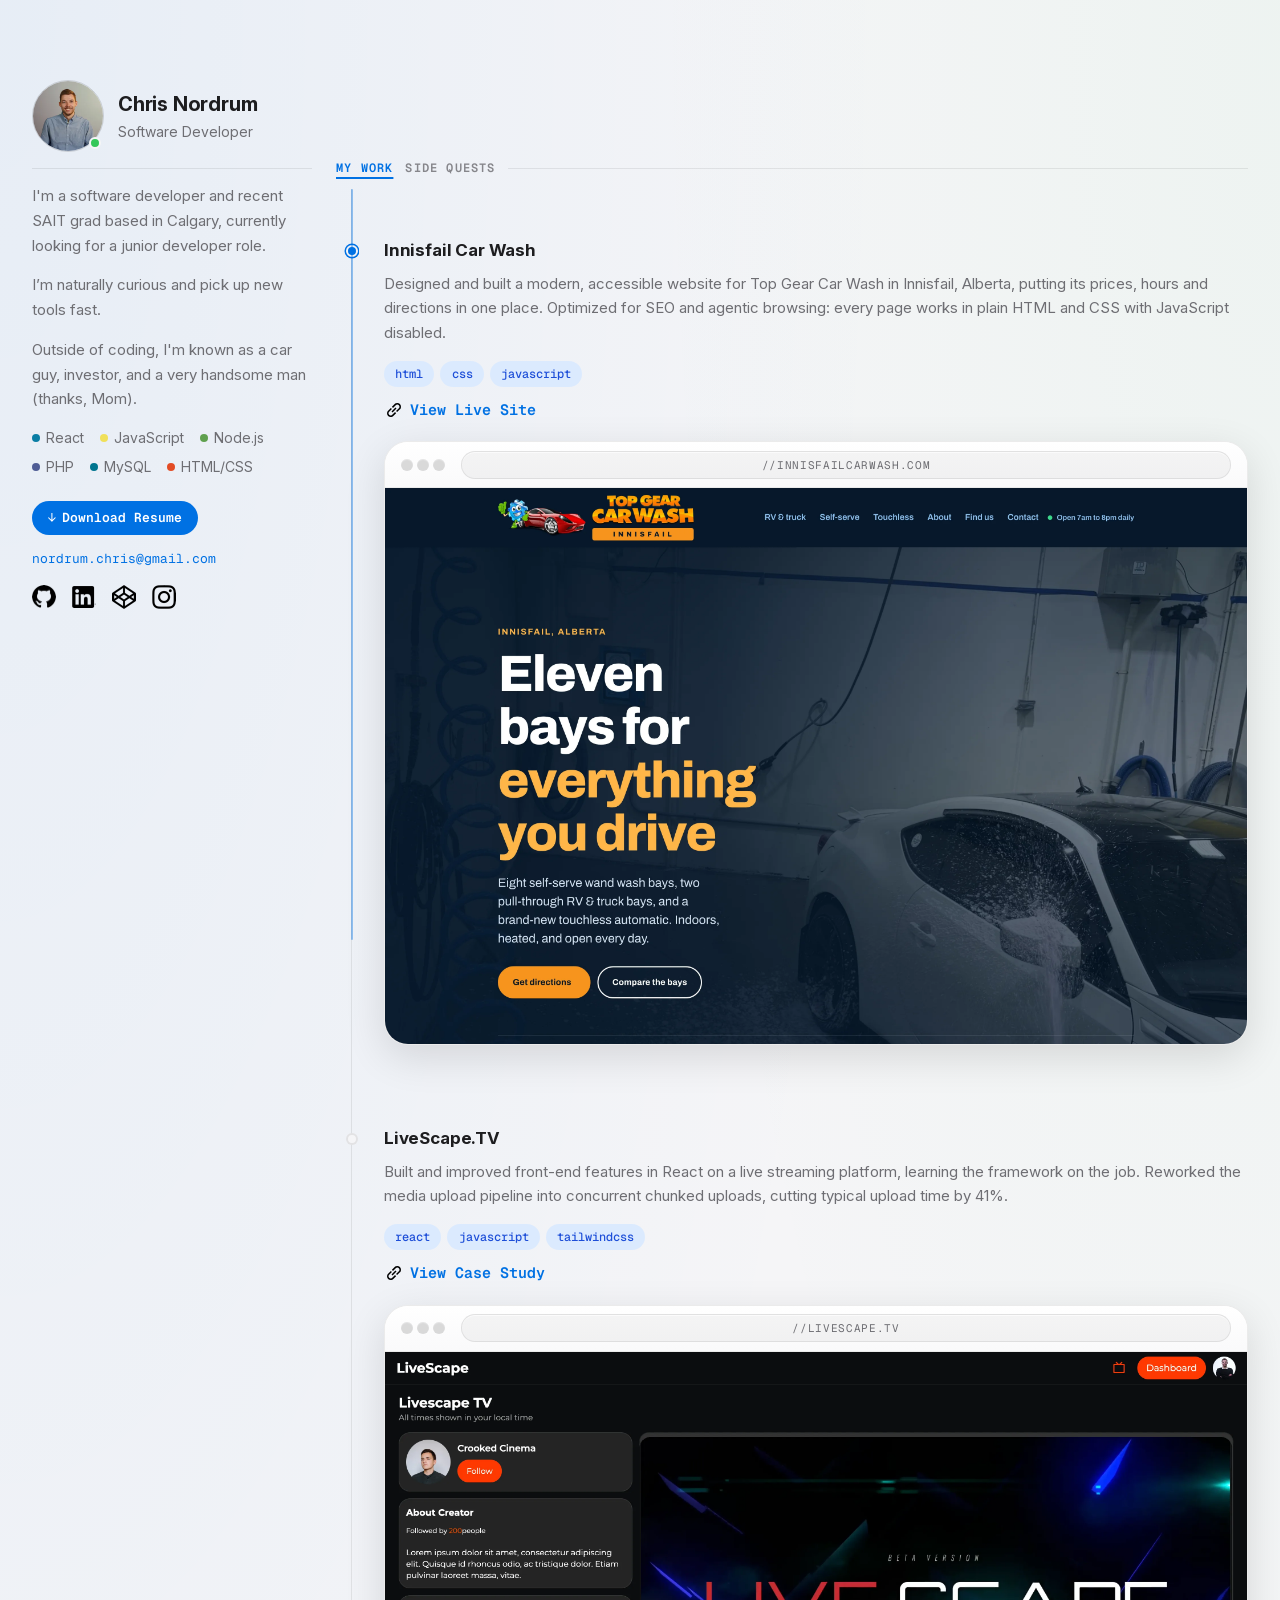
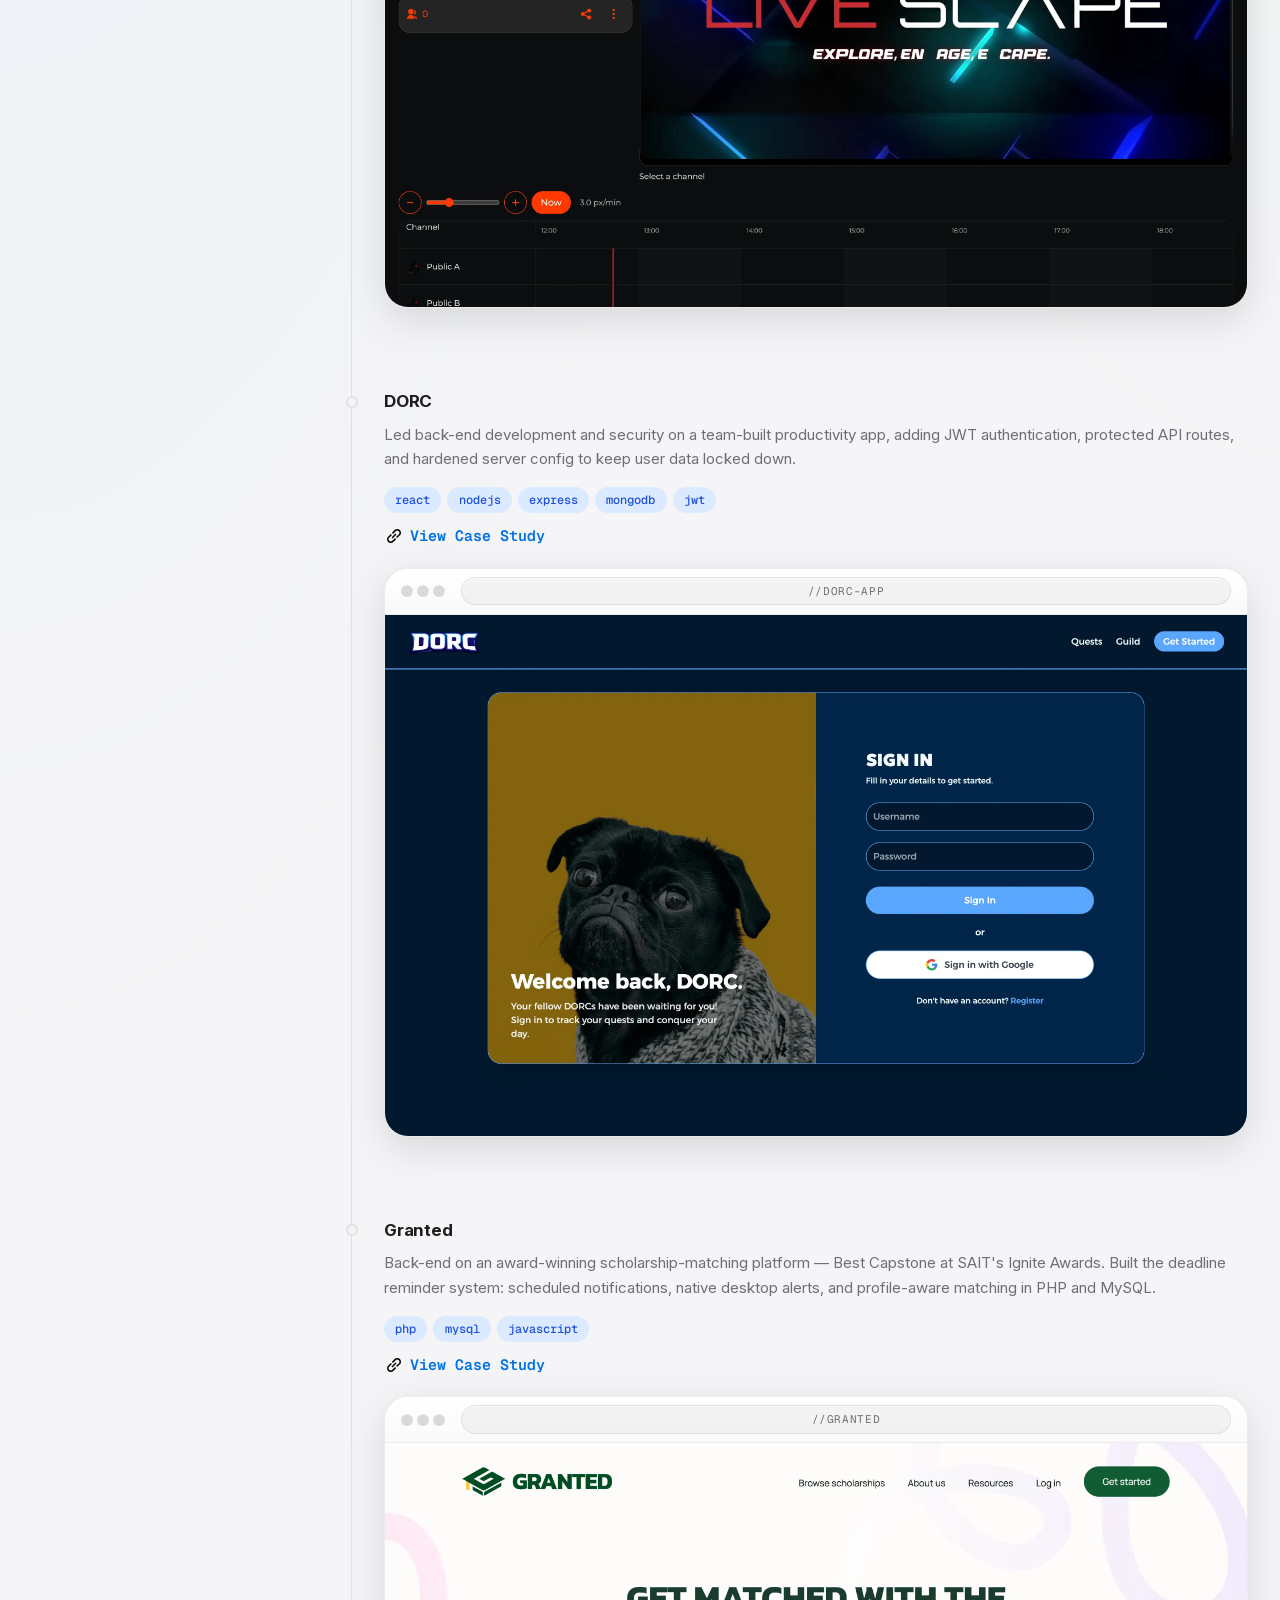
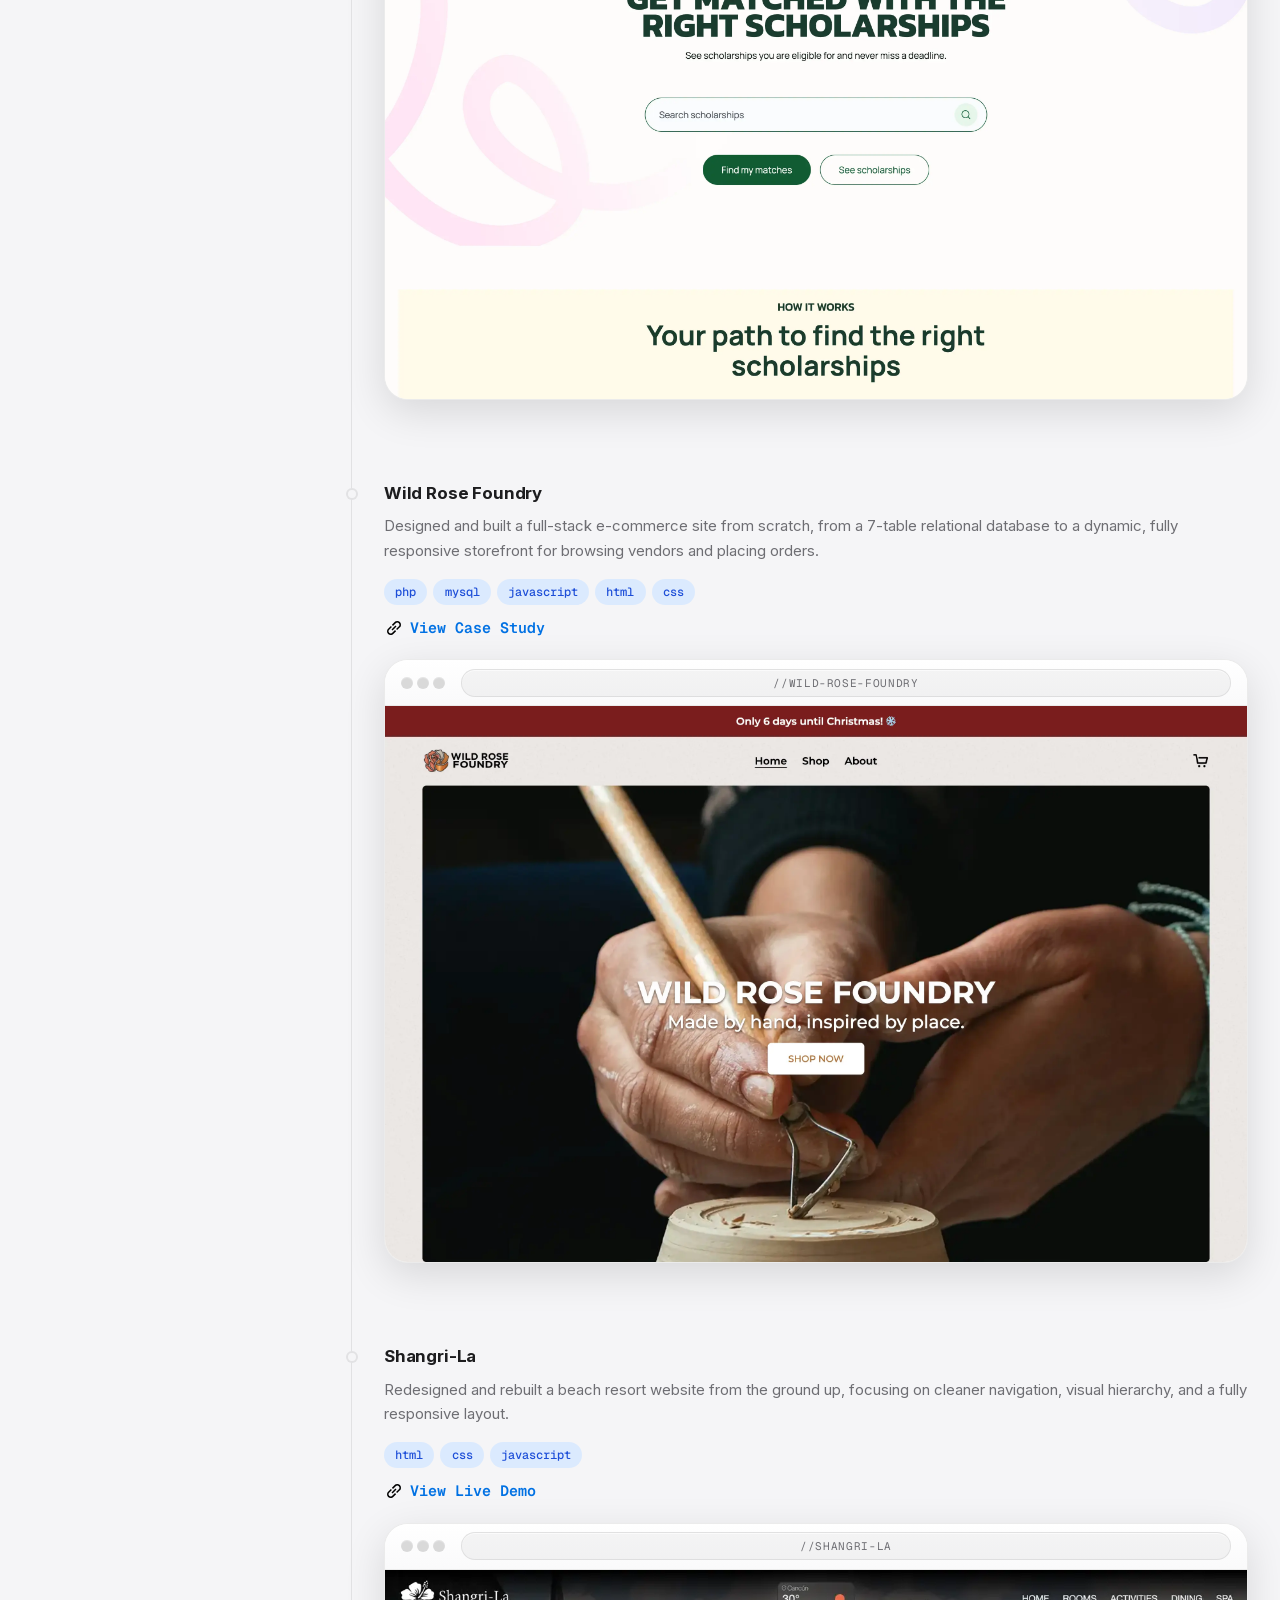
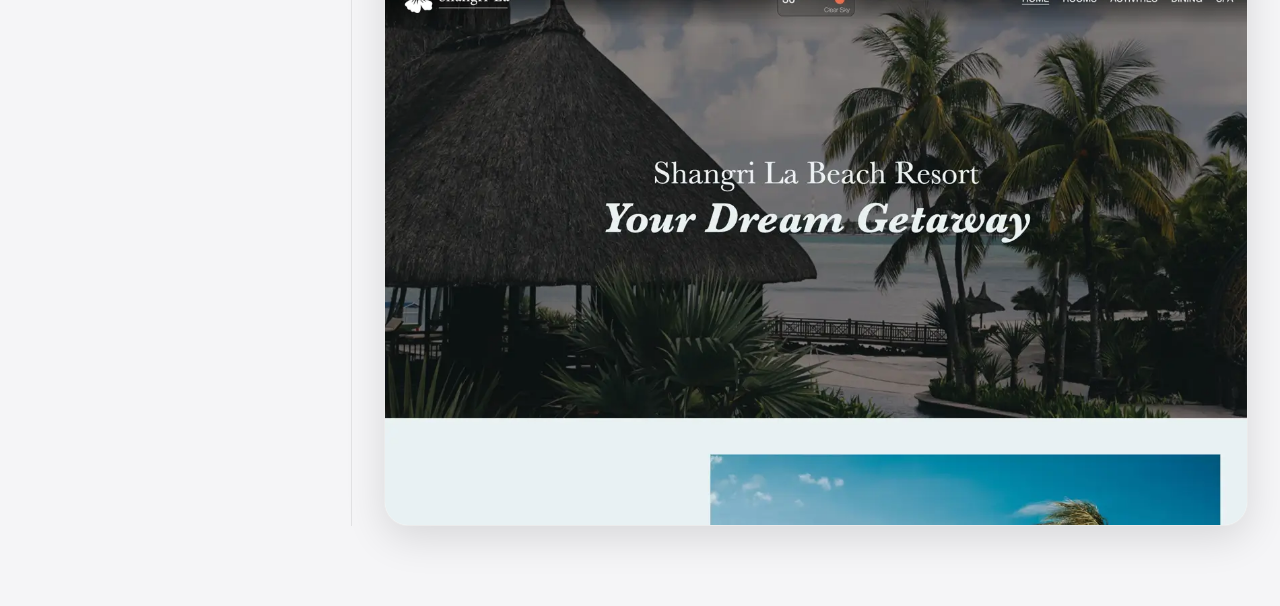
<file: index.html>
<!DOCTYPE html>
<html lang="en">
<head>
    <meta charset="UTF-8">
    <meta name="viewport" content="width=device-width, initial-scale=1.0">
    <title>Chris Nordrum | Software Developer</title>

    <meta name="description" content="Chris Nordrum — Software developer and SAIT grad in Calgary, building with React, JavaScript, PHP and MySQL. Looking for a junior developer role.">
    <link rel="canonical" href="https://chrisnordrum.com/">

    <meta property="og:type" content="website">
    <meta property="og:title" content="Chris Nordrum | Software Developer">
    <meta property="og:description" content="Chris Nordrum — Software developer and SAIT grad in Calgary, building with React, JavaScript, PHP and MySQL. Looking for a junior developer role.">
    <meta property="og:url" content="https://chrisnordrum.com/">
    <meta property="og:image" content="https://chrisnordrum.com/images/og-image.png">

    <meta name="twitter:card" content="summary_large_image">
    <meta name="twitter:image" content="https://chrisnordrum.com/images/og-image.png">

    <script type="application/ld+json">
    {
        "@context": "https://schema.org",
        "@type": "Person",
        "name": "Chris Nordrum",
        "jobTitle": "Software Developer",
        "url": "https://chrisnordrum.com/",
        "image": "https://chrisnordrum.com/images/og-image.png",
        "email": "nordrum.chris@gmail.com",
        "address": {
            "@type": "PostalAddress",
            "addressLocality": "Calgary",
            "addressRegion": "AB",
            "addressCountry": "CA"
        },
        "alumniOf": {
            "@type": "CollegeOrUniversity",
            "name": "SAIT (Southern Alberta Institute of Technology)"
        },
        "knowsAbout": ["React", "JavaScript", "Node.js", "PHP", "MySQL", "Web Development"],
        "sameAs": [
            "https://github.com/chrisnordrum",
            "https://www.linkedin.com/in/chris-nordrum/",
            "https://codepen.io/chrisnordrum"
        ]
    }
    </script>

    <link rel="icon" href="images/favicon.ico" type="image/x-icon">
    <link rel="preload" href="fonts/InterVariable.woff2" as="font" type="font/woff2" crossorigin>
    <link rel="preload" href="fonts/GeistMonoVariable.woff2" as="font" type="font/woff2" crossorigin>
    <link rel="stylesheet" href="styles.css">
</head>

<body>
    <header>
        <div class="brand">
            <div class="avatar">
                <img src="images/chris-nordrum-profile.webp" alt="Chris Nordrum smiling in a light blue button-up shirt" width="256" height="256">
            </div>
            <div>
                <h1>Chris Nordrum</h1>
                <span>Software Developer</span>
            </div>
        </div>

        <p>I'm a software developer and recent SAIT grad based in Calgary, currently looking for a junior developer role.</p>
        <p>I’m naturally curious and pick up new tools fast.</p>
        <p>Outside of coding, I'm known as a car guy, investor, and a very handsome man (thanks, Mom).</p>

        <ul class="languages skills">
            <li class="react">React</li>
            <li class="javascript">JavaScript</li>
            <li class="node">Node.js</li>
            <li class="php">PHP</li>
            <li class="mysql">MySQL</li>
            <li class="html">HTML/CSS</li>
        </ul>

        <ul class="contact-links">
            <li><a href="chris-nordrum-resume.pdf" class="resume-link" type="application/pdf" download>Download Resume<span class="visually-hidden"> (PDF)</span></a></li>
            <li><a href="mailto:nordrum.chris@gmail.com" class="link">nordrum.chris@gmail.com</a></li>
        </ul>

        <ul class="socials">
            <li>
                <a href="https://github.com/chrisnordrum" target="_blank" rel="noopener noreferrer" aria-label="GitHub profile">
                    <img src="images/icons/GitHub_Invertocat_Black.png" alt="" width="48" height="47" class="github">
                </a>
            </li>
            <li>
                <a href="https://www.linkedin.com/in/chris-nordrum/" target="_blank" rel="noopener noreferrer" aria-label="LinkedIn profile">
                    <img src="images/icons/InBug-Black.png" alt="" width="48" height="44" class="linkedin">
                </a>
            </li>
            <li>
                <a href="https://codepen.io/chrisnordrum" target="_blank" rel="noopener noreferrer" aria-label="Codepen profile">
                    <img src="images/icons/codepen-logo-black.png" alt="" width="48" height="48" class="codepen">
                </a>
            </li>
            <li>
                <a href="https://www.instagram.com/chrishnordrum" target="_blank" rel="noopener noreferrer" aria-label="Instagram profile">
                    <img src="images/icons/Instagram_Glyph_Black.png" alt="" width="48" height="48" class="instagram">
                </a>
            </li>
        </ul>
    </header>
    <main>
        <div class="tabs">
            <button data-timeline="work" class="active">My Work</button>
            <button data-timeline="quests">Side Quests</button>
        </div>

        <div class="timeline timeline-work">
            <h2 class="visually-hidden">My Work</h2>
            <section>
                <h3>Innisfail Car Wash</h3>
                <p>Designed and built a modern, accessible website for Top Gear Car Wash in Innisfail, Alberta, putting its prices, hours and directions in one place. Optimized for SEO and agentic browsing: every page works in plain HTML and CSS with JavaScript disabled.</p>

                <ul class="topics">
                    <li>html</li>
                    <li>css</li>
                    <li>javascript</li>
                </ul>

                <a href="https://innisfailcarwash.com/" target="_blank" rel="noopener noreferrer" class="link project-link">View Live Site<span class="visually-hidden"> (opens in a new tab)</span></a>
                <a href="https://innisfailcarwash.com/" target="_blank" rel="noopener noreferrer" class="browser-window" tabindex="-1" aria-hidden="true">
                    <div class="title-bar">
                        <div class="browser-dots">
                            <span></span>
                            <span></span>
                            <span></span>
                        </div>
                        <span class="url">//innisfailcarwash.com</span>
                    </div>
                    <picture>
                        <source srcset="images/my-work/top-gear-innisfail-mobile.webp" media="(max-width: 720px)" width="520" height="1125">
                        <img src="images/my-work/top-gear-innisfail-screenshot.webp" alt="Top Gear Car Wash Innisfail screenshot" width="3024" height="1950" loading="lazy">
                    </picture>
                </a>
            </section>

            <section>
                <h3>LiveScape.TV</h3>
                <p>Built and improved front-end features in React on a live streaming platform, learning the framework on the job. Reworked the media upload pipeline into concurrent chunked uploads, cutting typical upload time by 41%.</p>

                <ul class="topics">
                    <li>react</li>
                    <li>javascript</li>
                    <li>tailwindcss</li>
                </ul>

                <a href="livescape" class="link project-link">View Case Study</a>
                <a href="livescape" class="browser-window" tabindex="-1" aria-hidden="true">
                    <div class="title-bar">
                        <div class="browser-dots">
                            <span></span>
                            <span></span>
                            <span></span>
                        </div>
                        <span class="url">//livescape.tv</span>
                    </div>
                    <picture>
                        <source srcset="images/my-work/livescape-mobile.webp" media="(max-width: 720px)" width="520" height="1125">
                        <img src="images/my-work/livescape-screenshot.webp" alt="LiveScape screenshot" width="3024" height="1949" loading="lazy">
                    </picture>
                </a>
            </section>

            <section>
                <h3>DORC</h3>
                <p>Led back-end development and security on a team-built productivity app, adding JWT authentication, protected API routes, and hardened server config to keep user data locked down.</p>

                <ul class="topics">
                    <li>react</li>
                    <li>nodejs</li>
                    <li>express</li>
                    <li>mongodb</li>
                    <li>jwt</li>
                </ul>

                <a href="dorc" class="link project-link">View Case Study</a>
                <a href="dorc" class="browser-window" tabindex="-1" aria-hidden="true">
                    <div class="title-bar">
                        <div class="browser-dots">
                            <span></span>
                            <span></span>
                            <span></span>
                        </div>
                        <span class="url">//dorc-app</span>
                    </div>
                    <picture>
                        <source srcset="images/my-work/dorc-mobile.webp" media="(max-width: 720px)" width="520" height="1255">
                        <img src="images/my-work/dorc-screenshot.webp" alt="DORC screenshot" width="3024" height="1828" loading="lazy">
                    </picture>
                </a>
            </section>

            <section>
                <h3>Granted</h3>
                <p>Back-end on an award-winning scholarship-matching platform — Best Capstone at SAIT's Ignite Awards. Built the deadline reminder system: scheduled notifications, native desktop alerts, and profile-aware matching in PHP and MySQL.</p>

                <ul class="topics">
                    <li>php</li>
                    <li>mysql</li>
                    <li>javascript</li>
                </ul>

                <a href="granted" class="link project-link">View Case Study</a>
                <a href="granted" class="browser-window" tabindex="-1" aria-hidden="true">
                    <div class="title-bar">
                        <div class="browser-dots">
                            <span></span>
                            <span></span>
                            <span></span>
                        </div>
                        <span class="url">//granted</span>
                    </div>
                    <picture>
                        <source srcset="images/my-work/granted-mobile.webp" media="(max-width: 720px)" width="520" height="1125">
                        <img src="images/my-work/granted-screenshot.webp" alt="Granted screenshot" width="3022" height="1948" loading="lazy">
                    </picture>
                </a>
            </section>

            <section>
                <h3>Wild Rose Foundry</h3>
                <p>Designed and built a full-stack e-commerce site from scratch, from a 7-table relational database to a dynamic, fully responsive storefront for browsing vendors and placing orders.</p>

                <ul class="topics">
                    <li>php</li>
                    <li>mysql</li>
                    <li>javascript</li>
                    <li>html</li>
                    <li>css</li>
                </ul>

                <a href="wildrose" class="link project-link">View Case Study</a>
                <a href="wildrose" class="browser-window" tabindex="-1" aria-hidden="true">
                    <div class="title-bar">
                        <div class="browser-dots">
                            <span></span>
                            <span></span>
                            <span></span>
                        </div>
                        <span class="url">//wild-rose-foundry</span>
                    </div>
                    <picture>
                        <source srcset="images/my-work/wildrose-foundry-mobile.webp" media="(max-width: 720px)" width="520" height="1125">
                        <img src="images/my-work/wildrose-foundry-screenshot.webp" alt="Wild Rose Foundry screenshot" width="2696" height="1738" loading="lazy">
                    </picture>
                </a>
            </section>

            <section>
                <h3>Shangri-La</h3>
                <p>Redesigned and rebuilt a beach resort website from the ground up, focusing on cleaner navigation, visual hierarchy, and a fully responsive layout.</p>

                <ul class="topics">
                    <li>html</li>
                    <li>css</li>
                    <li>javascript</li>
                </ul>

                <a href="https://chrisnordrum.github.io/shangri-la/" target="_blank" rel="noopener noreferrer" class="link project-link">View Live Demo</a>
                <a href="https://chrisnordrum.github.io/shangri-la/" target="_blank" rel="noopener noreferrer" class="browser-window" tabindex="-1" aria-hidden="true">
                    <div class="title-bar">
                        <div class="browser-dots">
                            <span></span>
                            <span></span>
                            <span></span>
                        </div>
                        <span class="url">//shangri-la</span>
                    </div>
                    <picture>
                        <source srcset="images/my-work/shangri-la-mobile.webp" media="(max-width: 720px)" width="520" height="1125">
                        <img src="images/my-work/shangri-la-screenshot.webp" alt="Shangri La screenshot" width="1280" height="825" loading="lazy">
                    </picture>
                </a>
            </section>
        </div>

        <div class="timeline timeline-quests" hidden>
            <h2 class="visually-hidden">Side Quests</h2>
            <section>
                <h3>Wage Atlas</h3>
                <p>An experiment in whether an automated open-data site can pay for itself. Built with Claude Code — I set the goal, the constraints and the kill criteria; Claude wrote the pipeline. It pulls fourteen years of federal wage data and regenerates 275 pages a month without me touching it.</p>
                <a href="https://wageatlas.ca" target="_blank" rel="noopener noreferrer" class="link project-link">wageatlas.ca</a>
            </section>

            <section>
                <h3>Top Gear Tire Shine</h3>
                <p>A design side project: I made the product label for Top Gear Car Wash's 10th-anniversary tire shine, which they printed on 500 bottles and gave away.</p>
                <a href="https://www.linkedin.com/posts/chris-nordrum_just-wrapped-up-a-clean-label-for-top-gear-ugcPost-7360166339879079936-YtYw?utm_source=social_share_send&utm_medium=member_desktop_web&rcm=ACoAAElnWsUBQQCqXVE8T3gcu7fynhjiOlGAr_Q" target="_blank" rel="noopener noreferrer" class="social-post">
                    <div class="post-header">
                        <div class="post-avatar"></div>
                        <div class="post-meta">
                            <span class="post-author">Chris Nordrum</span>
                            <time datetime="2025-08-09" class="post-date">August 9, 2025</time>
                        </div>
                    </div>
                    <p>Just wrapped up a clean label for Top Gear Car Wash’s 10th anniversary. 500 bottles printed and given away for free to celebrate a decade of keeping rides shining.</p>
                    <p>Nothing like seeing your work in the real world</p>
                    <div class="post-grid grid-2">
                        <img src="images/side-quests/tire-shine-1.jpeg" alt="Tire Shine bottle from Top Gear Car Wash. Label designed by Chris Nordrum." width="1280" height="1707" loading="lazy">
                        <img src="images/side-quests/tire-shine-2.jpeg" alt="Tire Shine bottle from Top Gear Car Wash. Label designed by Chris Nordrum." width="1280" height="1707" loading="lazy">
                    </div>
                </a>
            </section>

            <section>
                <h3>Krown Edge</h3>
                <p>Krown Edge was an online store my buddy and I started, selling mechanical watches and knives. I designed and built the storefront, which is what got me into web development in the first place.</p>
                <a href="https://www.facebook.com/share/p/19SuGb6HGm/" target="_blank" rel="noopener noreferrer" class="social-post">
                    <div class="post-header">
                        <div class="post-avatar"></div>
                        <div class="post-meta">
                            <span class="post-author">Krown Edge</span>
                            <time datetime="2023-03-12" class="post-date">March 12, 2023</time>
                        </div>
                    </div>
                    <p>Welcome to Krown Edge! We hope to serve you with the most curated collection of Watches & Knives. Come & join us on our adventure of finding some of the most unique EDC tools!</p>
                    <p>⌚️ Red Star ST5 - $279.00!</p>
                    <p>🗡️ CIVIVI Altus - $135.00!</p>
                    <img src="images/side-quests/krown-edge.jpg" alt="Krown Edge online store" width="2048" height="1208" loading="lazy">
                </a>
            </section>

            <section>
                <h3>1997 Mazda Miata</h3>
                <p>My 1997 Mazda Miata, and my first real "build." I turbocharged it myself long before I wrote any code.</p>
                <a href="https://www.facebook.com/share/p/1FeSmppwZc/" target="_blank" rel="noopener noreferrer" class="social-post">
                    <div class="post-header">
                        <div class="post-avatar"></div>
                        <div class="post-meta">
                            <span class="post-author">Chris Nordrum</span>
                            <time datetime="2017-07-26" class="post-date">July 26, 2017</time>
                        </div>
                    </div>
                    <p>Officially turbo</p>
                    <div class="post-grid grid-3">
                        <img src="images/side-quests/miata-1.jpg" alt="Turbocharged 1997 Mazda Miata Speedster" width="960" height="540" class="span-3" loading="lazy">
                        <img src="images/side-quests/miata-2.jpg" alt="Turbocharged 1997 Mazda Miata Speedster" width="960" height="540" class="ratio-square" loading="lazy">
                        <img src="images/side-quests/miata-3.jpg" alt="Turbocharged 1997 Mazda Miata Speedster" width="960" height="540" class="ratio-square" loading="lazy">
                        <img src="images/side-quests/miata-4.jpg" alt="Turbocharged 1997 Mazda Miata Speedster" width="960" height="540" class="ratio-square" loading="lazy">
                    </div>
                </a>
            </section>
        </div>
    </main>
    <script src="script.js"></script>
</body>
</html>
</file>
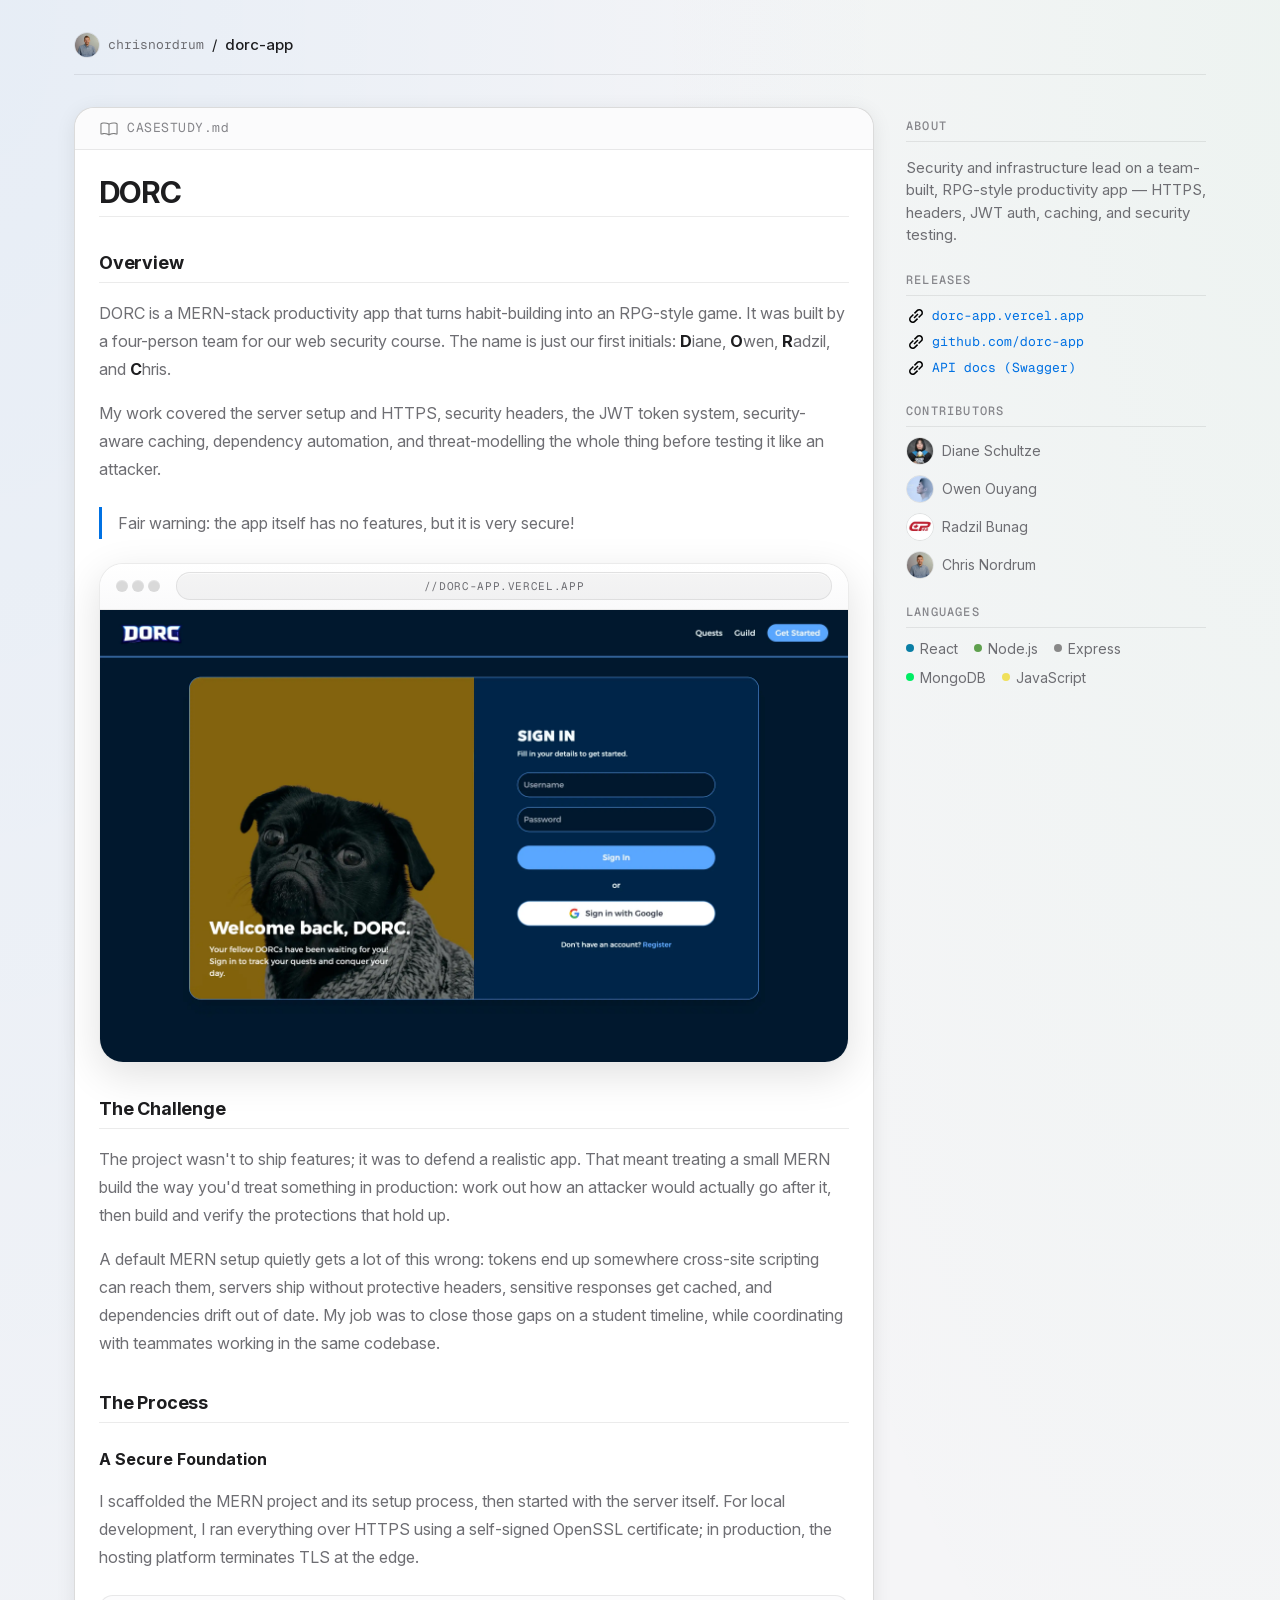
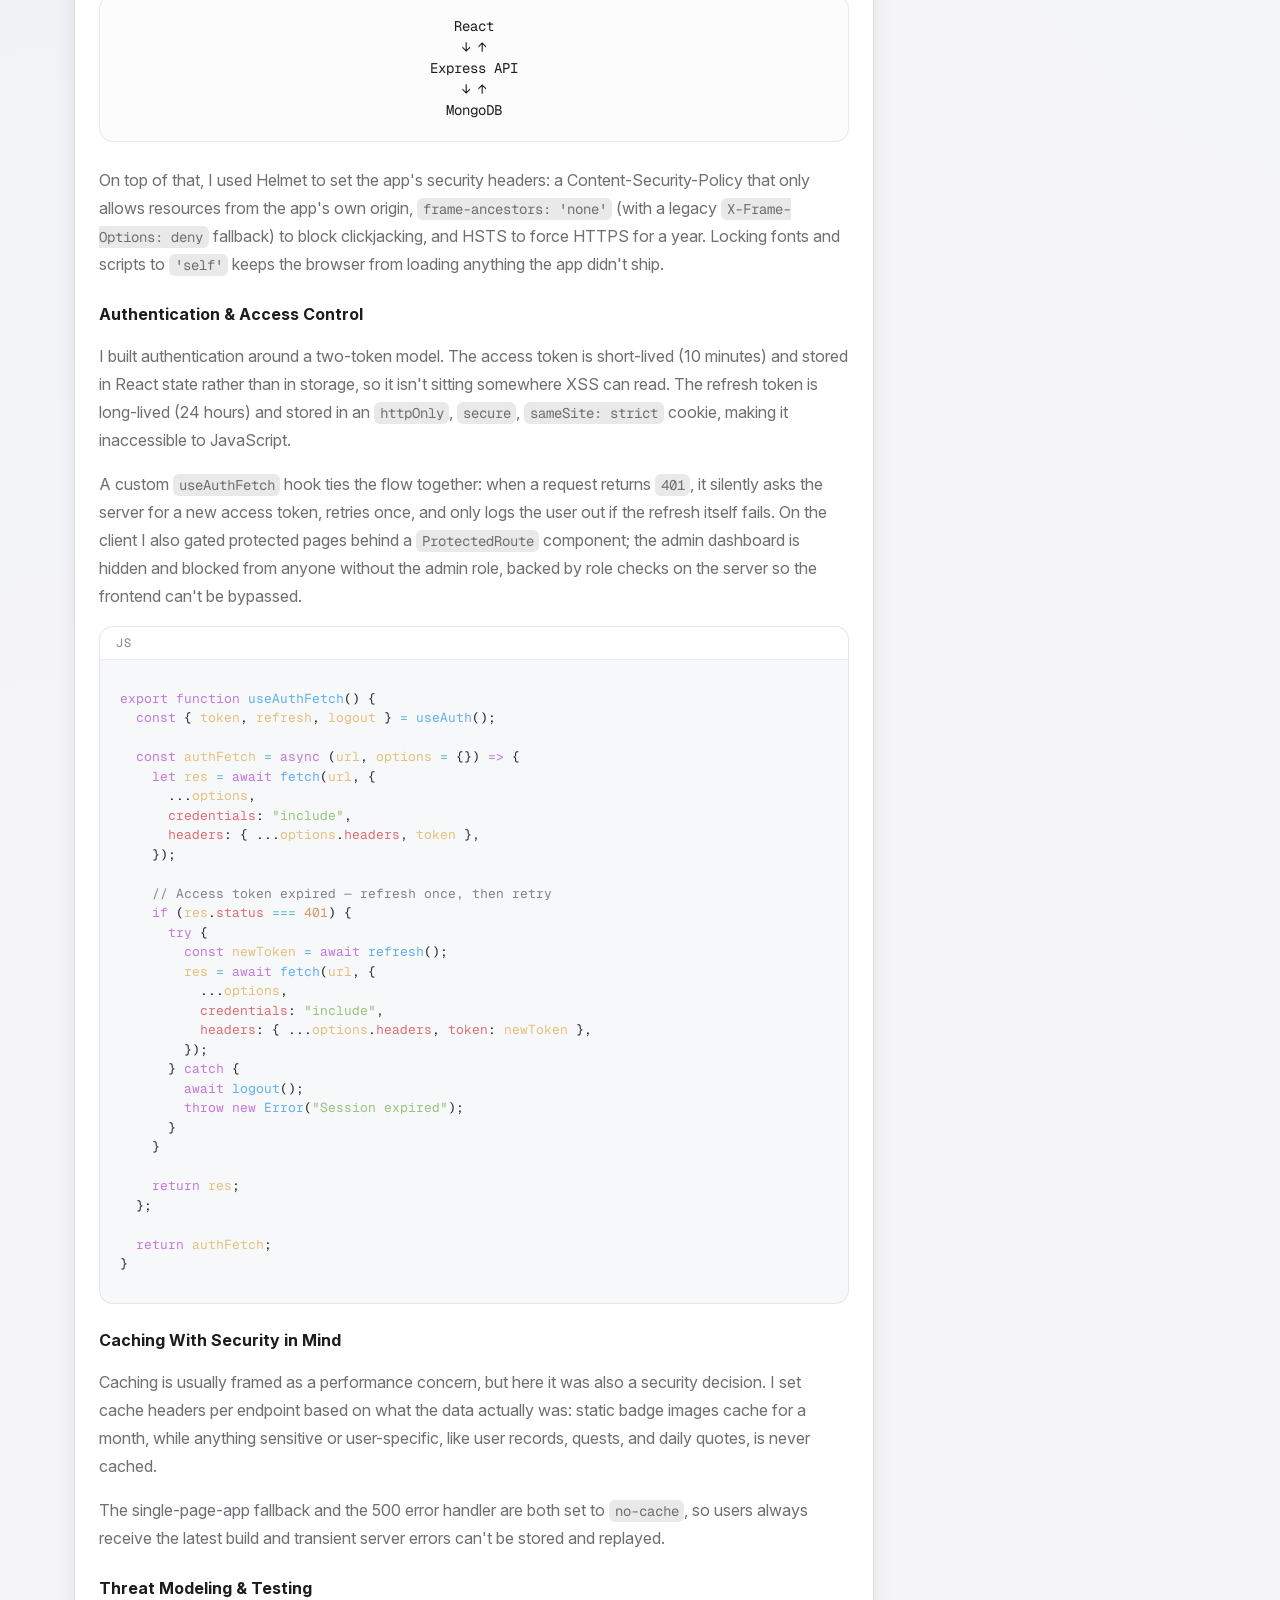
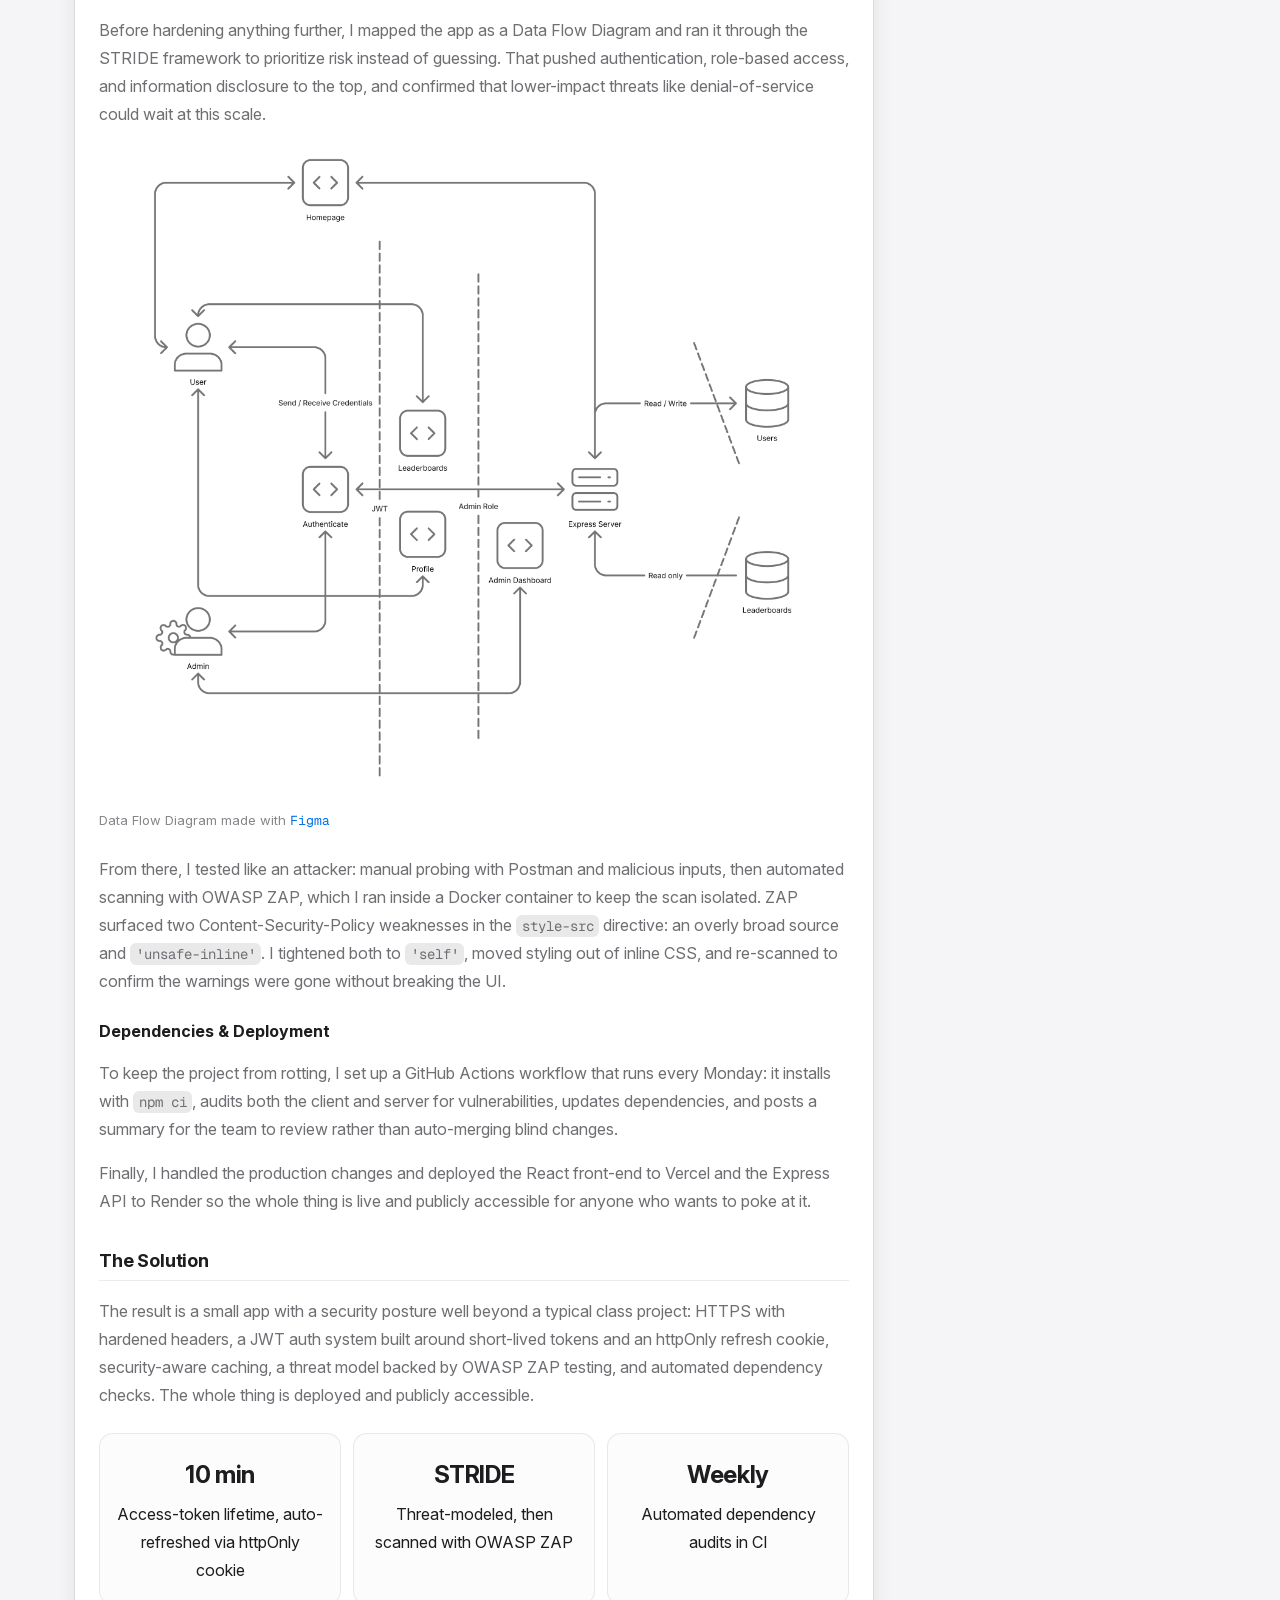
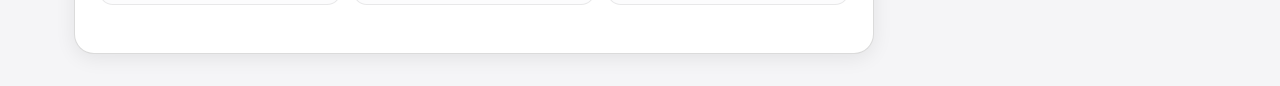
<file: dorc.html>
<!DOCTYPE html>
<html lang="en">
<head>
    <meta charset="UTF-8">
    <meta name="viewport" content="width=device-width, initial-scale=1.0">
    <title>Chris Nordrum | DORC</title>

    <meta name="description" content="Case study: DORC, a MERN app secured end to end — JWT auth, hardened headers, security-aware caching, and OWASP ZAP testing.">
    <link rel="canonical" href="https://chrisnordrum.com/dorc">

    <meta property="og:type" content="article">
    <meta property="og:title" content="DORC — Case Study">
    <meta property="og:description" content="Case study: DORC, a MERN app secured end to end — JWT auth, hardened headers, security-aware caching, and OWASP ZAP testing.">
    <meta property="og:url" content="https://chrisnordrum.com/dorc">
    <meta property="og:image" content="https://chrisnordrum.com/images/og-image.png">

    <meta name="twitter:card" content="summary_large_image">
    <meta name="twitter:image" content="https://chrisnordrum.com/images/og-image.png">

    <link rel="icon" href="images/favicon.ico" type="image/x-icon">
    <link rel="preload" href="fonts/InterVariable.woff2" as="font" type="font/woff2" crossorigin>
    <link rel="preload" href="fonts/GeistMonoVariable.woff2" as="font" type="font/woff2" crossorigin>
    <link rel="stylesheet" href="styles.css">
</head>

<body class="case-study-layout">
    <nav class="breadcrumbs">
        <a href="./" class="link">
            <img src="images/chris-nordrum-profile.webp" alt="Chris Nordrum smiling in a light blue button-up shirt" width="256" height="256">
            <span>chrisnordrum</span>
        </a>
        <span>/</span>
        <span>dorc-app</span>
    </nav>
    <main class="case-study">
        <span class="case-study-header">CASESTUDY.md</span>
        <h1>DORC</h1>

        <h2>Overview</h2>
        <p>DORC is a MERN-stack productivity app that turns habit-building into an RPG-style game. It was built by a four-person team for our web security course. The name is just our first initials: <span class="initial">D</span>iane, <span class="initial">O</span>wen, <span class="initial">R</span>adzil, and <span class="initial">C</span>hris.</p>
        <p>My work covered the server setup and HTTPS, security headers, the JWT token system, security-aware caching, dependency automation, and threat-modelling the whole thing before testing it like an attacker.</p>

        <blockquote>Fair warning: the app itself has no features, but it is very secure!</blockquote>

        <a href="https://dorc-app.vercel.app" target="_blank" rel="noopener noreferrer" class="browser-window">
            <div class="title-bar">
                <div class="browser-dots">
                    <span></span>
                    <span></span>
                    <span></span>
                </div>
                <span class="url">//dorc-app.vercel.app</span>
            </div>
            <picture>
                <source srcset="images/my-work/dorc-mobile.webp" media="(max-width: 720px)" width="520" height="1255">
                <img src="images/my-work/dorc-screenshot.webp" alt="DORC screenshot" width="3024" height="1828">
            </picture>
        </a>

        <h2>The Challenge</h2>
        <p>The project wasn't to ship features; it was to defend a realistic app. That meant treating a small MERN build the way you'd treat something in production: work out how an attacker would actually go after it, then build and verify the protections that hold up.</p>
        <p>A default MERN setup quietly gets a lot of this wrong: tokens end up somewhere cross-site scripting can reach them, servers ship without protective headers, sensitive responses get cached, and dependencies drift out of date. My job was to close those gaps on a student timeline, while coordinating with teammates working in the same codebase.</p>

        <h2>The Process</h2>

        <section>
            <h3>A Secure Foundation</h3>
            <p>I scaffolded the MERN project and its setup process, then started with the server itself. For local development, I ran everything over HTTPS using a self-signed OpenSSL certificate; in production, the hosting platform terminates TLS at the edge.</p>

            <div class="ascii-block">
<pre>React
↓ ↑
Express API
↓ ↑
MongoDB</pre>
            </div>

            <p>On top of that, I used Helmet to set the app's security headers: a Content-Security-Policy that only allows resources from the app's own origin, <code>frame-ancestors: 'none'</code> (with a legacy <code>X-Frame-Options: deny</code> fallback) to block clickjacking, and HSTS to force HTTPS for a year. Locking fonts and scripts to <code>'self'</code> keeps the browser from loading anything the app didn't ship.</p>
        </section>

        <section>
            <h3>Authentication &amp; Access Control</h3>
            <p>I built authentication around a two-token model. The access token is short-lived (10 minutes) and stored in React state rather than in storage, so it isn't sitting somewhere XSS can read. The refresh token is long-lived (24 hours) and stored in an <code>httpOnly</code>, <code>secure</code>, <code>sameSite: strict</code> cookie, making it inaccessible to JavaScript.</p>
            <p>A custom <code>useAuthFetch</code> hook ties the flow together: when a request returns <code>401</code>, it silently asks the server for a new access token, retries once, and only logs the user out if the refresh itself fails. On the client I also gated protected pages behind a <code>ProtectedRoute</code> component; the admin dashboard is hidden and blocked from anyone without the admin role, backed by role checks on the server so the frontend can't be bypassed.</p>
            <div class="code-block">
                <span class="code-lang">JS</span>
<pre><span class="declarator">export function</span> <span class="function">useAuthFetch</span>() {
  <span class="declarator">const</span> { <span class="const">token</span>, <span class="const">refresh</span>, <span class="const">logout</span> } <span class="operator">=</span> <span class="function">useAuth</span>();

  <span class="declarator">const</span> <span class="const">authFetch</span> <span class="operator">=</span> <span class="declarator">async</span> (<span class="const">url</span>, <span class="const">options</span> <span class="operator">=</span> {}) <span class="declarator">=></span> {
    <span class="declarator">let</span> <span class="const">res</span> <span class="operator">=</span> <span class="declarator">await</span> <span class="function">fetch</span>(<span class="const">url</span>, {
      ...<span class="const">options</span>,
      <span class="var">credentials</span>: <span class="string">"include"</span>,
      <span class="var">headers</span>: { ...<span class="const">options</span>.<span class="var">headers</span>, <span class="const">token</span> },
    });

    <span class="comment">// Access token expired — refresh once, then retry</span>
    <span class="declarator">if</span> (<span class="const">res</span>.<span class="var">status</span> <span class="operator">===</span> <span class="integer">401</span>) {
      <span class="declarator">try</span> {
        <span class="declarator">const</span> <span class="const">newToken</span> <span class="operator">=</span> <span class="declarator">await</span> <span class="function">refresh</span>();
        <span class="const">res</span> <span class="operator">=</span> <span class="declarator">await</span> <span class="function">fetch</span>(<span class="const">url</span>, {
          ...<span class="const">options</span>,
          <span class="var">credentials</span>: <span class="string">"include"</span>,
          <span class="var">headers</span>: { ...<span class="const">options</span>.<span class="var">headers</span>, <span class="var">token</span>: <span class="const">newToken</span> },
        });
      } <span class="declarator">catch</span> {
        <span class="declarator">await</span> <span class="function">logout</span>();
        <span class="declarator">throw new</span> <span class="function">Error</span>(<span class="string">"Session expired"</span>);
      }
    }

    <span class="declarator">return</span> <span class="const">res</span>;
  };

  <span class="declarator">return</span> <span class="const">authFetch</span>;
}</pre>
            </div>
        </section>

        <section>
            <h3>Caching With Security in Mind</h3>
            <p>Caching is usually framed as a performance concern, but here it was also a security decision. I set cache headers per endpoint based on what the data actually was: static badge images cache for a month, while anything sensitive or user-specific, like user records, quests, and daily quotes, is never cached.</p>
            <p>The single-page-app fallback and the 500 error handler are both set to <code>no-cache</code>, so users always receive the latest build and transient server errors can't be stored and replayed.</p>
        </section>

        <section>
            <h3>Threat Modeling &amp; Testing</h3>
            <p>Before hardening anything further, I mapped the app as a Data Flow Diagram and ran it through the STRIDE framework to prioritize risk instead of guessing. That pushed authentication, role-based access, and information disclosure to the top, and confirmed that lower-impact threats like denial-of-service could wait at this scale.</p>

            <figure>
                <img src="images/case-studies/dorc-dfd.png" alt="Data flow diagram for DORC App, made with Figma" width="1234" height="1072" loading="lazy">
                <figcaption>Data Flow Diagram made with <a href="https://www.figma.com/" class="link" target="_blank" rel="noopener noreferrer">Figma</a></figcaption>
            </figure>
            
            <p>From there, I tested like an attacker: manual probing with Postman and malicious inputs, then automated scanning with OWASP ZAP, which I ran inside a Docker container to keep the scan isolated. ZAP surfaced two Content-Security-Policy weaknesses in the <code>style-src</code> directive: an overly broad source and <code>'unsafe-inline'</code>. I tightened both to <code>'self'</code>, moved styling out of inline CSS, and re-scanned to confirm the warnings were gone without breaking the UI.</p>
        </section>

        <section>
            <h3>Dependencies &amp; Deployment</h3>
            <p>To keep the project from rotting, I set up a GitHub Actions workflow that runs every Monday: it installs with <code>npm ci</code>, audits both the client and server for vulnerabilities, updates dependencies, and posts a summary for the team to review rather than auto-merging blind changes.</p>
            <p>Finally, I handled the production changes and deployed the React front-end to Vercel and the Express API to Render so the whole thing is live and publicly accessible for anyone who wants to poke at it.</p>
        </section>

        <h2>The Solution</h2>
        <p>The result is a small app with a security posture well beyond a typical class project: HTTPS with hardened headers, a JWT auth system built around short-lived tokens and an httpOnly refresh cookie, security-aware caching, a threat model backed by OWASP ZAP testing, and automated dependency checks. The whole thing is deployed and publicly accessible.</p>
        <ul class="results">
            <li>
                <strong>10 min</strong>
                Access-token lifetime, auto-refreshed via httpOnly cookie
            </li>
            <li>
                <strong>STRIDE</strong>
                Threat-modeled, then scanned with OWASP ZAP
            </li>
            <li>
                <strong>Weekly</strong>
                Automated dependency audits in CI
            </li>
        </ul>
    </main>
    <aside>
        <h2>About</h2>
        <p>Security and infrastructure lead on a team-built, RPG-style productivity app — HTTPS, headers, JWT auth, caching, and security testing.</p>

        <h2>Releases</h2>
        <ul class="releases">
            <li><a href="https://dorc-app.vercel.app" class="link" target="_blank" rel="noopener noreferrer">dorc-app.vercel.app</a></li>
            <li><a href="https://github.com/chrisnordrum/dorc-app" class="link" target="_blank" rel="noopener noreferrer">github.com/dorc-app</a></li>
            <li><a href="https://dorc-app.onrender.com/api-docs" class="link" target="_blank" rel="noopener noreferrer">API docs (Swagger)</a></li>
        </ul>

        <h2>Contributors</h2>
        <ul class="contributors">
            <li>
                <img src="images/avatars/diane.webp" alt="Diane Schultze's GitHub profile image" width="128" height="128">
                <span>Diane Schultze</span>
            </li>
            <li>
                <img src="images/avatars/owen.webp" alt="Owen Ouyang's GitHub profile image" width="128" height="128">
                <span>Owen Ouyang</span>
            </li>
            <li>
                <img src="images/avatars/radzil.webp" alt="Radzil Bunag's GitHub profile image" width="128" height="128">
                <span>Radzil Bunag</span>
            </li>
            <li>
                <img src="images/chris-nordrum-profile.webp" alt="Chris Nordrum's GitHub profile image" width="256" height="256">
                <span>Chris Nordrum</span>
            </li>
        </ul>

        <h2>Languages</h2>
        <ul class="languages">
            <li class="react">React</li>
            <li class="node">Node.js</li>
            <li class="express">Express</li>
            <li class="mongodb">MongoDB</li>
            <li class="javascript">JavaScript</li>
        </ul>
    </aside>
</body>
</html>
</file>
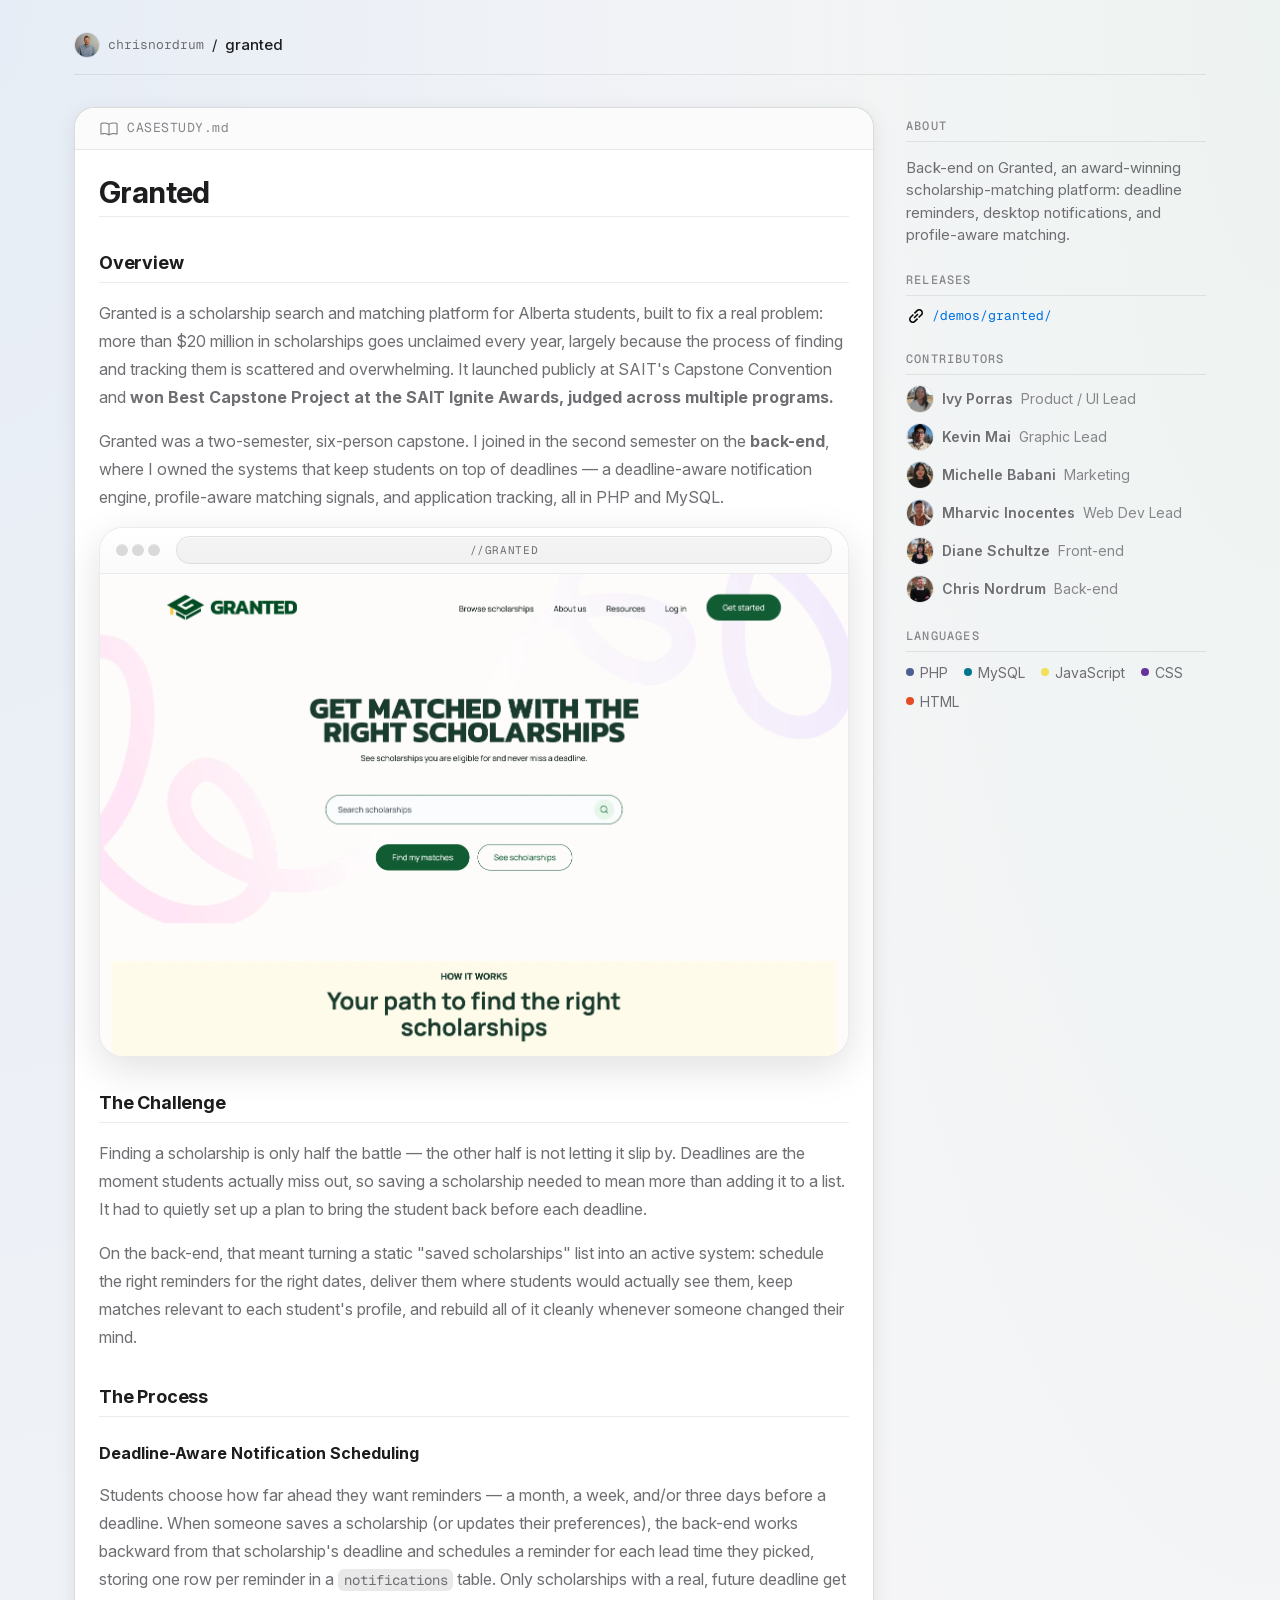
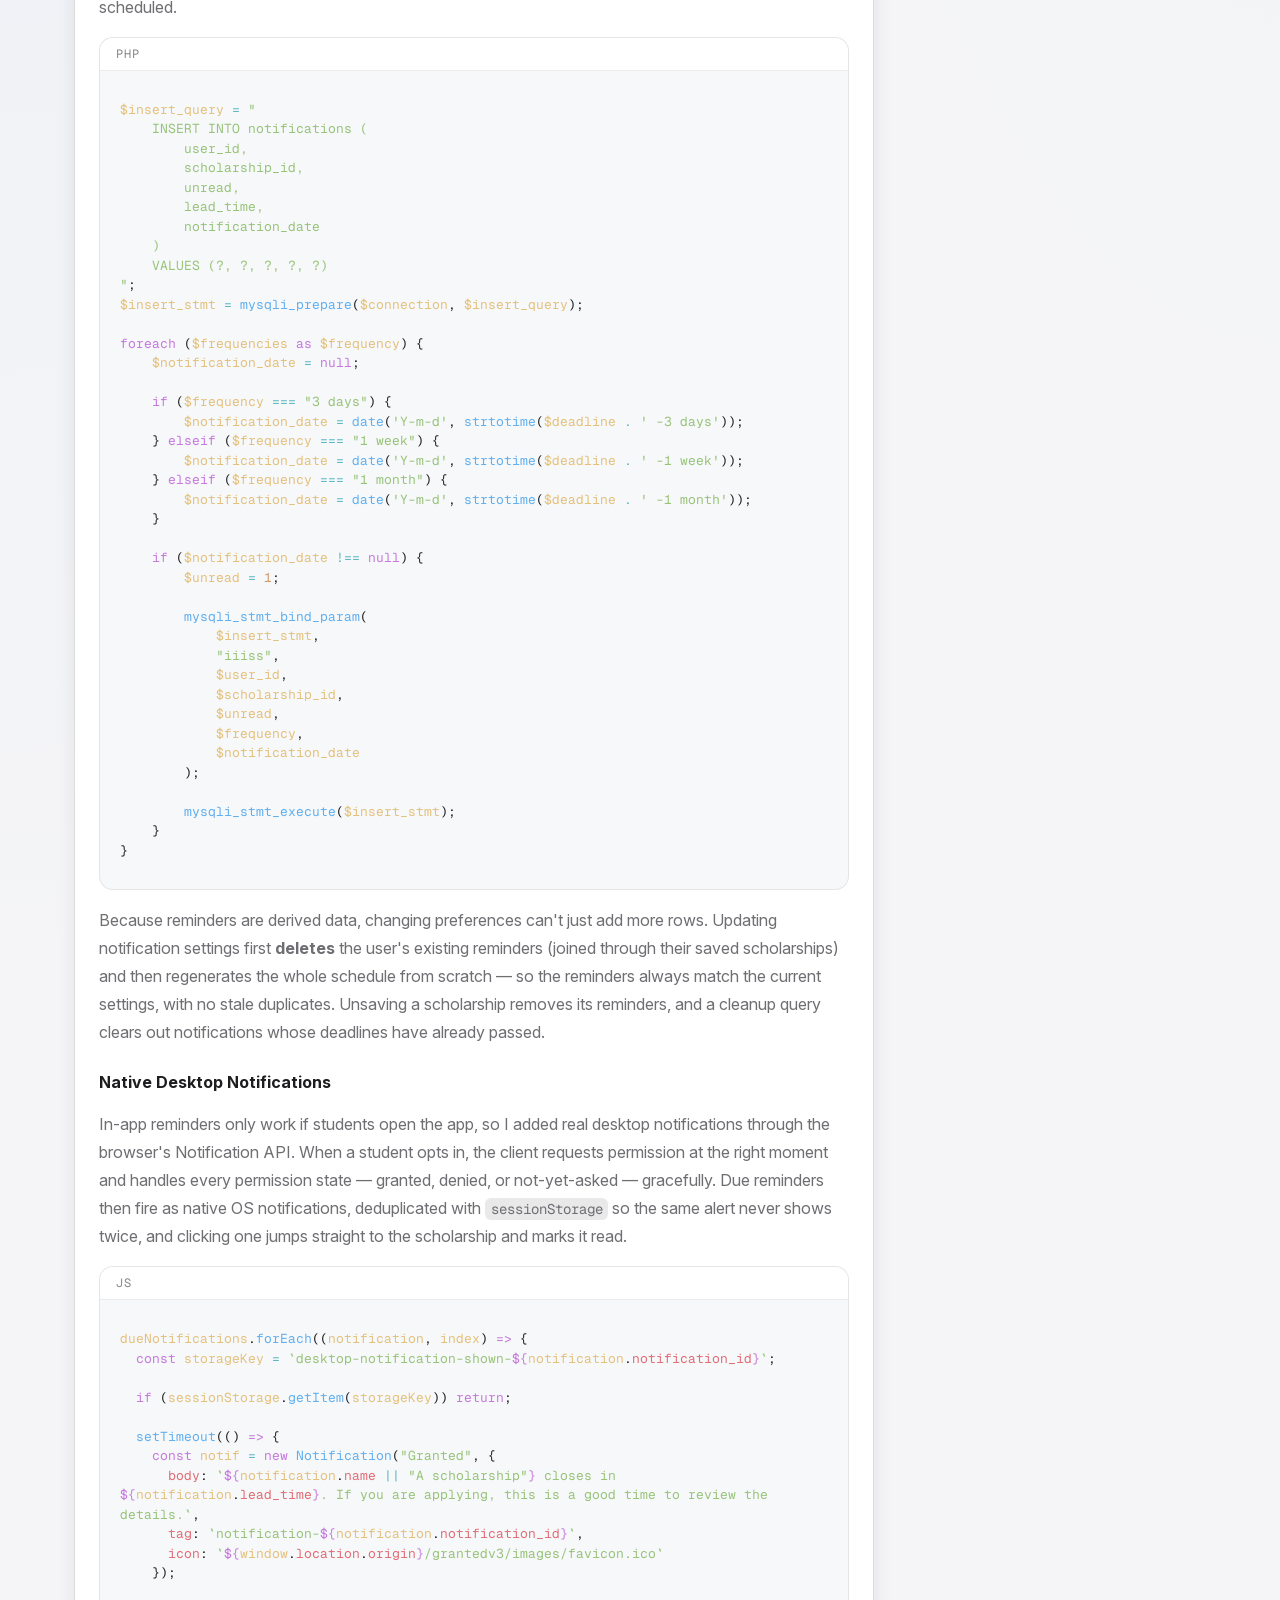
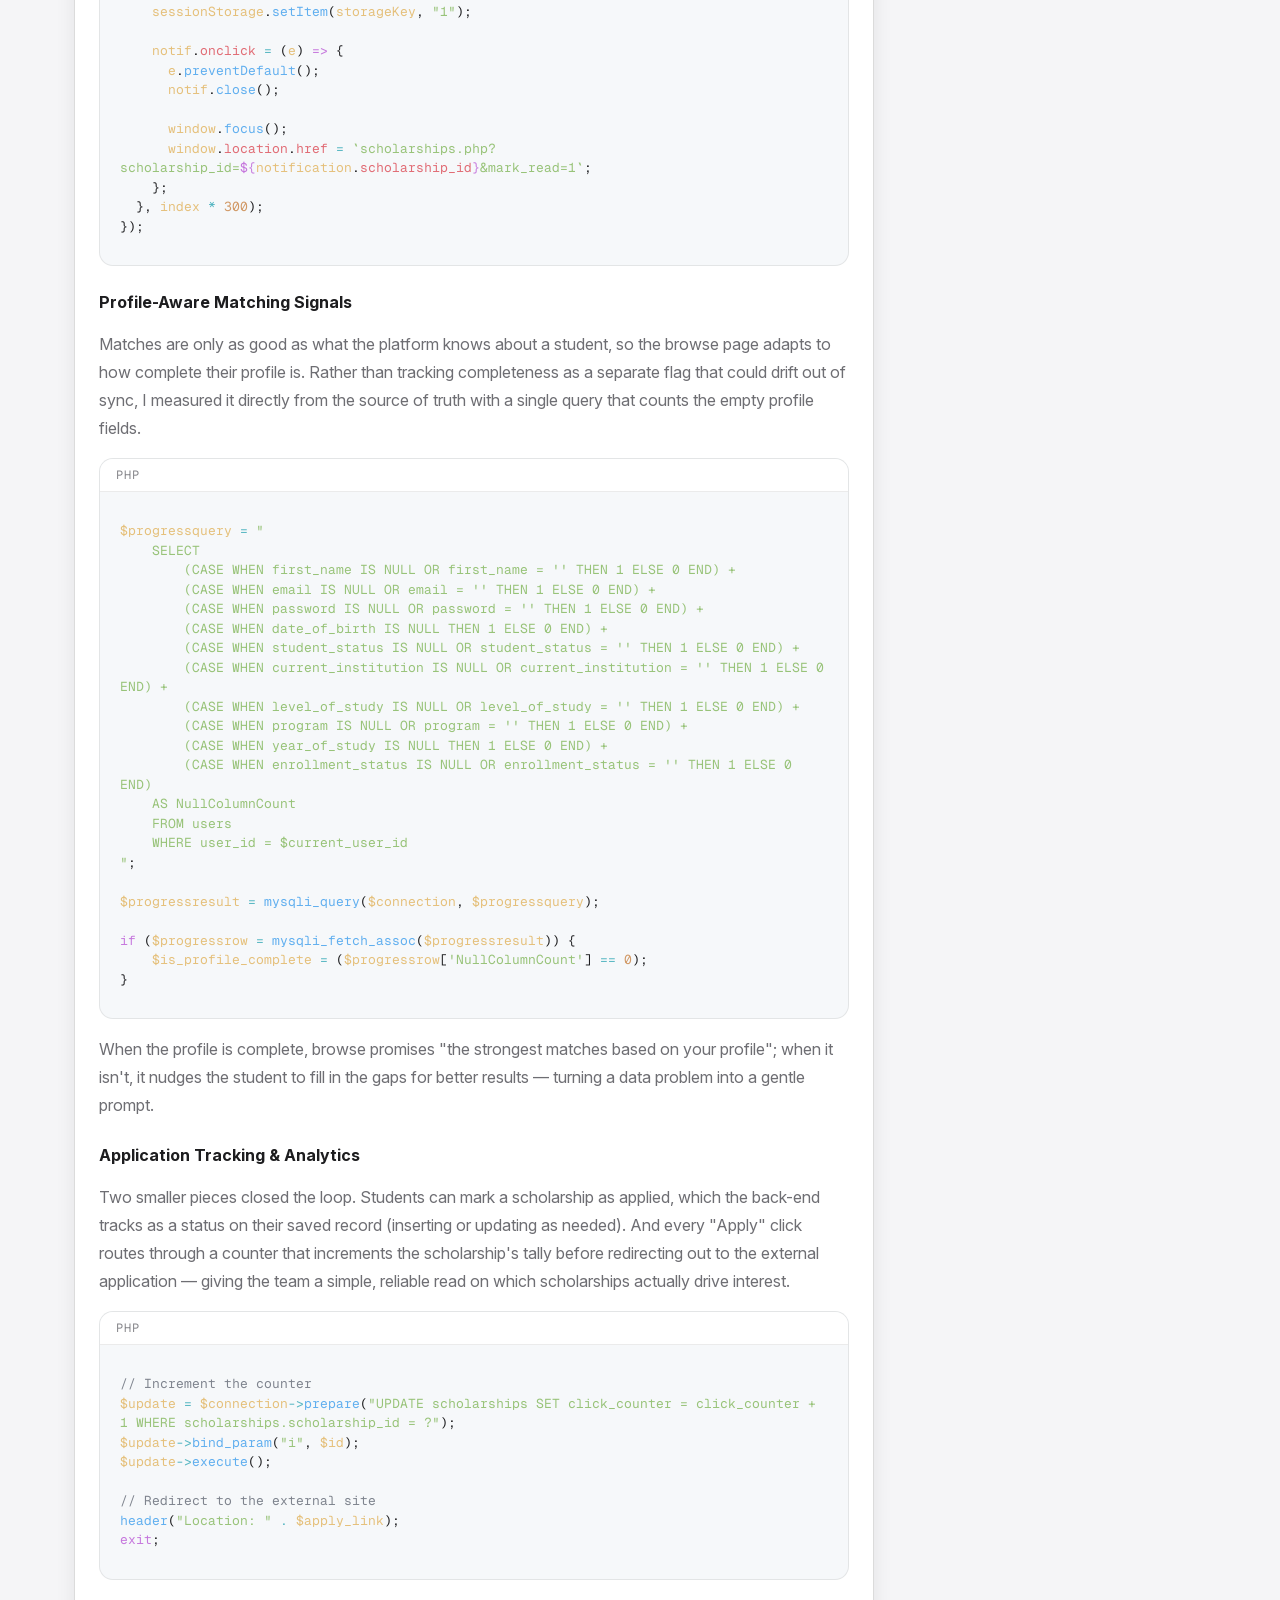
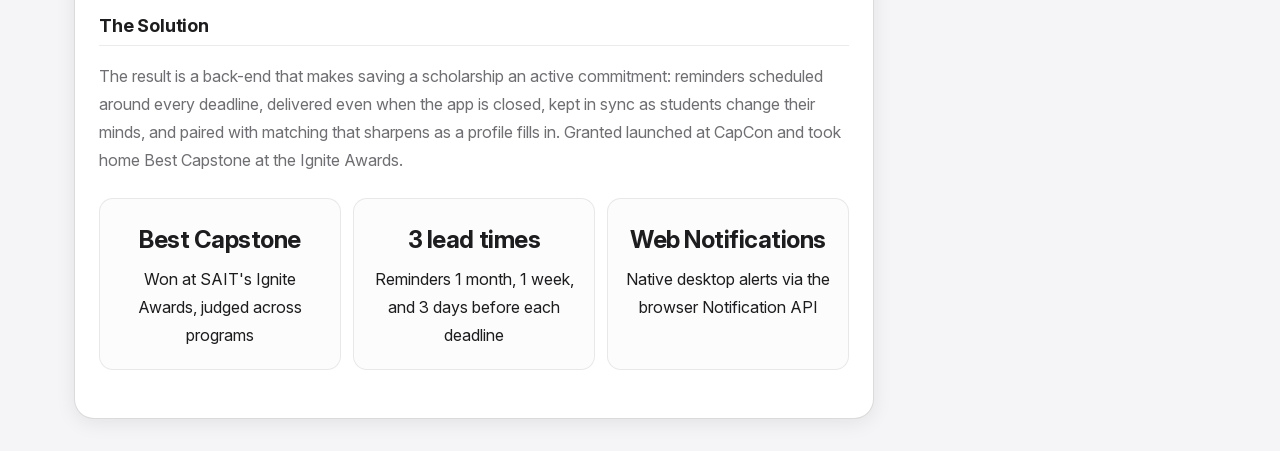
<file: granted.html>
<!DOCTYPE html>
<html lang="en">
<head>
    <meta charset="UTF-8">
    <meta name="viewport" content="width=device-width, initial-scale=1.0">
    <title>Chris Nordrum | Granted</title>

    <meta name="description" content="Case study: Granted, an award-winning scholarship-matching platform. The back-end behind its deadline reminder system — scheduled notifications, native desktop alerts, and profile-aware matching in PHP and MySQL.">
    <link rel="canonical" href="https://chrisnordrum.com/granted">

    <meta property="og:type" content="article">
    <meta property="og:title" content="Granted — Case Study">
    <meta property="og:description" content="Case study: Granted, an award-winning scholarship-matching platform. The back-end behind its deadline reminder system — scheduled notifications, native desktop alerts, and profile-aware matching in PHP and MySQL.">
    <meta property="og:url" content="https://chrisnordrum.com/granted">
    <meta property="og:image" content="https://chrisnordrum.com/images/og-image.png">

    <meta name="twitter:card" content="summary_large_image">
    <meta name="twitter:image" content="https://chrisnordrum.com/images/og-image.png">

    <link rel="icon" href="images/favicon.ico" type="image/x-icon">
    <link rel="preload" href="fonts/InterVariable.woff2" as="font" type="font/woff2" crossorigin>
    <link rel="preload" href="fonts/GeistMonoVariable.woff2" as="font" type="font/woff2" crossorigin>
    <link rel="stylesheet" href="styles.css">
</head>
<body class="case-study-layout">
    <nav class="breadcrumbs">
        <a href="./" class="link">
            <img src="images/chris-nordrum-profile.webp" alt="Chris Nordrum smiling in a light blue button-up shirt" width="256" height="256">
            <span>chrisnordrum</span>
        </a>
        <span>/</span>
        <span>granted</span>
    </nav>
    <main class="case-study">
        <span class="case-study-header">CASESTUDY.md</span>
        <h1>Granted</h1>

        <h2>Overview</h2>
        <p>Granted is a scholarship search and matching platform for Alberta students, built to fix a real problem: more than $20 million in scholarships goes unclaimed every year, largely because the process of finding and tracking them is scattered and overwhelming. It launched publicly at SAIT's Capstone Convention and <strong>won Best Capstone Project at the SAIT Ignite Awards, judged across multiple programs.</strong></p>
        <p>Granted was a two-semester, six-person capstone. I joined in the second semester on the <strong>back-end</strong>, where I owned the systems that keep students on top of deadlines — a deadline-aware notification engine, profile-aware matching signals, and application tracking, all in PHP and MySQL.</p>

        <a href="./demos/granted/" target="_blank" rel="noopener noreferrer" class="browser-window">
            <div class="title-bar">
                <div class="browser-dots">
                    <span></span>
                    <span></span>
                    <span></span>
                </div>
                <span class="url">//granted</span>
            </div>
            <picture>
                <source srcset="images/my-work/granted-mobile.webp" media="(max-width: 720px)" width="520" height="1125">
                <img src="images/my-work/granted-screenshot.webp" alt="Granted screenshot" width="3022" height="1948">
            </picture>
        </a>

        <h2>The Challenge</h2>
        <p>Finding a scholarship is only half the battle — the other half is not letting it slip by. Deadlines are the moment students actually miss out, so saving a scholarship needed to mean more than adding it to a list. It had to quietly set up a plan to bring the student back before each deadline.</p>
        <p>On the back-end, that meant turning a static "saved scholarships" list into an active system: schedule the right reminders for the right dates, deliver them where students would actually see them, keep matches relevant to each student's profile, and rebuild all of it cleanly whenever someone changed their mind.</p>

        <h2>The Process</h2>

        <section>
            <h3>Deadline-Aware Notification Scheduling</h3>
            <p>Students choose how far ahead they want reminders — a month, a week, and/or three days before a deadline. When someone saves a scholarship (or updates their preferences), the back-end works backward from that scholarship's deadline and schedules a reminder for each lead time they picked, storing one row per reminder in a <code>notifications</code> table. Only scholarships with a real, future deadline get scheduled.</p>
            <div class="code-block">
                <span class="code-lang">PHP</span>
<pre><span class="const">$insert_query</span> <span class="operator">=</span> <span class="string">"
    INSERT INTO notifications (
        user_id,
        scholarship_id,
        unread,
        lead_time,
        notification_date
    )
    VALUES (?, ?, ?, ?, ?)
"</span>;
<span class="const">$insert_stmt</span> <span class="operator">=</span> <span class="function">mysqli_prepare</span>(<span class="const">$connection</span>, <span class="const">$insert_query</span>);

<span class="declarator">foreach</span> (<span class="const">$frequencies</span> <span class="declarator">as</span> <span class="const">$frequency</span>) {
    <span class="const">$notification_date</span> <span class="operator">=</span> <span class="declarator">null</span>;

    <span class="declarator">if</span> (<span class="const">$frequency</span> <span class="operator">===</span> <span class="string">"3 days"</span>) {
        <span class="const">$notification_date</span> <span class="operator">=</span> <span class="function">date</span>(<span class="string">'Y-m-d'</span>, <span class="function">strtotime</span>(<span class="const">$deadline</span> <span class="operator">.</span> <span class="string">' -3 days'</span>));
    } <span class="declarator">elseif</span> (<span class="const">$frequency</span> <span class="operator">===</span> <span class="string">"1 week"</span>) {
        <span class="const">$notification_date</span> <span class="operator">=</span> <span class="function">date</span>(<span class="string">'Y-m-d'</span>, <span class="function">strtotime</span>(<span class="const">$deadline</span> <span class="operator">.</span> <span class="string">' -1 week'</span>));
    } <span class="declarator">elseif</span> (<span class="const">$frequency</span> <span class="operator">===</span> <span class="string">"1 month"</span>) {
        <span class="const">$notification_date</span> <span class="operator">=</span> <span class="function">date</span>(<span class="string">'Y-m-d'</span>, <span class="function">strtotime</span>(<span class="const">$deadline</span> <span class="operator">.</span> <span class="string">' -1 month'</span>));
    }

    <span class="declarator">if</span> (<span class="const">$notification_date</span> <span class="operator">!==</span> <span class="declarator">null</span>) {
        <span class="const">$unread</span> <span class="operator">=</span> <span class="integer">1</span>;

        <span class="function">mysqli_stmt_bind_param</span>(
            <span class="const">$insert_stmt</span>,
            <span class="string">"iiiss"</span>,
            <span class="const">$user_id</span>,
            <span class="const">$scholarship_id</span>,
            <span class="const">$unread</span>,
            <span class="const">$frequency</span>,
            <span class="const">$notification_date</span>
        );

        <span class="function">mysqli_stmt_execute</span>(<span class="const">$insert_stmt</span>);
    }
}</pre>
            </div>
            <p>Because reminders are derived data, changing preferences can't just add more rows. Updating notification settings first <strong>deletes</strong> the user's existing reminders (joined through their saved scholarships) and then regenerates the whole schedule from scratch — so the reminders always match the current settings, with no stale duplicates. Unsaving a scholarship removes its reminders, and a cleanup query clears out notifications whose deadlines have already passed.</p>
        </section>

        <section>
            <h3>Native Desktop Notifications</h3>
            <p>In-app reminders only work if students open the app, so I added real desktop notifications through the browser's Notification API. When a student opts in, the client requests permission at the right moment and handles every permission state — granted, denied, or not-yet-asked — gracefully. Due reminders then fire as native OS notifications, deduplicated with <code>sessionStorage</code> so the same alert never shows twice, and clicking one jumps straight to the scholarship and marks it read.</p>
            <div class="code-block">
                <span class="code-lang">JS</span>
<pre><span class="const">dueNotifications</span>.<span class="function">forEach</span>((<span class="const">notification</span>, <span class="const">index</span>) <span class="declarator">=></span> {
  <span class="declarator">const</span> <span class="const">storageKey</span> <span class="operator">=</span> <span class="string">`desktop-notification-shown-</span><span class="declarator">${</span><span class="const">notification</span>.<span class="var">notification_id</span><span class="declarator">}</span><span class="string">`</span>;

  <span class="declarator">if</span> (<span class="const">sessionStorage</span>.<span class="function">getItem</span>(<span class="const">storageKey</span>)) <span class="declarator">return</span>;

  <span class="function">setTimeout</span>(() <span class="declarator">=></span> {
    <span class="declarator">const</span> <span class="const">notif</span> <span class="operator">=</span> <span class="declarator">new</span> <span class="function">Notification</span>(<span class="string">"Granted"</span>, {
      <span class="var">body</span>: <span class="string">`</span><span class="declarator">${</span><span class="const">notification</span>.<span class="var">name</span> <span class="operator">||</span> <span class="string">"A scholarship"</span><span class="declarator">}</span><span class="string"> closes in </span><span class="declarator">${</span><span class="const">notification</span>.<span class="var">lead_time</span><span class="declarator">}</span><span class="string">. If you are applying, this is a good time to review the details.`</span>,
      <span class="var">tag</span>: <span class="string">`notification-</span><span class="declarator">${</span><span class="const">notification</span>.<span class="var">notification_id</span><span class="declarator">}</span><span class="string">`</span>,
      <span class="var">icon</span>: <span class="string">`</span><span class="declarator">${</span><span class="const">window</span>.<span class="var">location</span>.<span class="var">origin</span><span class="declarator">}</span><span class="string">/grantedv3/images/favicon.ico`</span>
    });

    <span class="const">sessionStorage</span>.<span class="function">setItem</span>(<span class="const">storageKey</span>, <span class="string">"1"</span>);

    <span class="const">notif</span>.<span class="var">onclick</span> <span class="operator">=</span> (<span class="const">e</span>) <span class="declarator">=></span> {
      <span class="const">e</span>.<span class="function">preventDefault</span>();
      <span class="const">notif</span>.<span class="function">close</span>();

      <span class="const">window</span>.<span class="function">focus</span>();
      <span class="const">window</span>.<span class="var">location</span>.<span class="var">href</span> <span class="operator">=</span> <span class="string">`scholarships.php?scholarship_id=</span><span class="declarator">${</span><span class="const">notification</span>.<span class="var">scholarship_id</span><span class="declarator">}</span><span class="string">&amp;mark_read=1`</span>;
    };
  }, <span class="const">index</span> <span class="operator">*</span> <span class="integer">300</span>);
});</pre>
            </div>
        </section>

        <section>
            <h3>Profile-Aware Matching Signals</h3>
            <p>Matches are only as good as what the platform knows about a student, so the browse page adapts to how complete their profile is. Rather than tracking completeness as a separate flag that could drift out of sync, I measured it directly from the source of truth with a single query that counts the empty profile fields.</p>
            <div class="code-block">
                <span class="code-lang">PHP</span>
<pre><span class="const">$progressquery</span> <span class="operator">=</span> <span class="string">"
    SELECT
        (CASE WHEN first_name IS NULL OR first_name = '' THEN 1 ELSE 0 END) +
        (CASE WHEN email IS NULL OR email = '' THEN 1 ELSE 0 END) +
        (CASE WHEN password IS NULL OR password = '' THEN 1 ELSE 0 END) +
        (CASE WHEN date_of_birth IS NULL THEN 1 ELSE 0 END) +
        (CASE WHEN student_status IS NULL OR student_status = '' THEN 1 ELSE 0 END) +
        (CASE WHEN current_institution IS NULL OR current_institution = '' THEN 1 ELSE 0 END) +
        (CASE WHEN level_of_study IS NULL OR level_of_study = '' THEN 1 ELSE 0 END) +
        (CASE WHEN program IS NULL OR program = '' THEN 1 ELSE 0 END) +
        (CASE WHEN year_of_study IS NULL THEN 1 ELSE 0 END) +
        (CASE WHEN enrollment_status IS NULL OR enrollment_status = '' THEN 1 ELSE 0 END)
    AS NullColumnCount
    FROM users
    WHERE user_id = $current_user_id
"</span>;

<span class="const">$progressresult</span> <span class="operator">=</span> <span class="function">mysqli_query</span>(<span class="const">$connection</span>, <span class="const">$progressquery</span>);

<span class="declarator">if</span> (<span class="const">$progressrow</span> <span class="operator">=</span> <span class="function">mysqli_fetch_assoc</span>(<span class="const">$progressresult</span>)) {
    <span class="const">$is_profile_complete</span> <span class="operator">=</span> (<span class="const">$progressrow</span>[<span class="string">'NullColumnCount'</span>] <span class="operator">==</span> <span class="integer">0</span>);
}</pre>
            </div>
            <p>When the profile is complete, browse promises "the strongest matches based on your profile"; when it isn't, it nudges the student to fill in the gaps for better results — turning a data problem into a gentle prompt.</p>
        </section>

        <section>
            <h3>Application Tracking &amp; Analytics</h3>
            <p>Two smaller pieces closed the loop. Students can mark a scholarship as applied, which the back-end tracks as a status on their saved record (inserting or updating as needed). And every "Apply" click routes through a counter that increments the scholarship's tally before redirecting out to the external application — giving the team a simple, reliable read on which scholarships actually drive interest.</p>
            <div class="code-block">
                <span class="code-lang">PHP</span>
<pre><span class="comment">// Increment the counter</span>
<span class="const">$update</span> <span class="operator">=</span> <span class="const">$connection</span><span class="operator">-></span><span class="function">prepare</span>(<span class="string">"UPDATE scholarships SET click_counter = click_counter + 1 WHERE scholarships.scholarship_id = ?"</span>);
<span class="const">$update</span><span class="operator">-></span><span class="function">bind_param</span>(<span class="string">"i"</span>, <span class="const">$id</span>);
<span class="const">$update</span><span class="operator">-></span><span class="function">execute</span>();

<span class="comment">// Redirect to the external site</span>
<span class="function">header</span>(<span class="string">"Location: "</span> <span class="operator">.</span> <span class="const">$apply_link</span>);
<span class="declarator">exit</span>;</pre>
            </div>
        </section>

        <h2>The Solution</h2>
        <p>The result is a back-end that makes saving a scholarship an active commitment: reminders scheduled around every deadline, delivered even when the app is closed, kept in sync as students change their minds, and paired with matching that sharpens as a profile fills in. Granted launched at CapCon and took home Best Capstone at the Ignite Awards.</p>
        <ul class="results">
            <li>
                <strong>Best Capstone</strong>
                Won at SAIT's Ignite Awards, judged across programs
            </li>
            <li>
                <strong>3 lead times</strong>
                Reminders 1 month, 1 week, and 3 days before each deadline
            </li>
            <li>
                <strong>Web Notifications</strong>
                Native desktop alerts via the browser Notification API
            </li>
        </ul>
    </main>
    <aside>
        <h2>About</h2>
        <p>Back-end on Granted, an award-winning scholarship-matching platform: deadline reminders, desktop notifications, and profile-aware matching.</p>

        <h2>Releases</h2>
        <ul class="releases">
            <li><a href="./demos/granted/" class="link" target="_blank" rel="noopener noreferrer">/demos/granted/</a></li>
        </ul>

        <h2>Contributors</h2>
        <ul class="contributors">
            <li><img src="images/avatars/granted-ivy.webp" alt="Ivy Porras" width="128" height="128"><span class="name">Ivy Porras</span> <span class="role">Product / UI Lead</span></li>
            <li><img src="images/avatars/granted-kevin.webp" alt="Kevin Mai" width="128" height="128"><span class="name">Kevin Mai</span> <span class="role">Graphic Lead</span></li>
            <li><img src="images/avatars/granted-michelle.webp" alt="Michelle Babani" width="128" height="128"><span class="name">Michelle Babani</span> <span class="role">Marketing</span></li>
            <li><img src="images/avatars/granted-mharvic.webp" alt="Mharvic Inocentes" width="128" height="128"><span class="name">Mharvic Inocentes</span> <span class="role">Web Dev Lead</span></li>
            <li><img src="images/avatars/granted-diane.webp" alt="Diane Schultze" width="128" height="128"><span class="name">Diane Schultze</span> <span class="role">Front-end</span></li>
            <li><img src="images/avatars/granted-chris.webp" alt="Chris Nordrum" width="128" height="128"><span class="name">Chris Nordrum</span> <span class="role">Back-end</span></li>
        </ul>

        <h2>Languages</h2>
        <ul class="languages">
            <li class="php">PHP</li>
            <li class="mysql">MySQL</li>
            <li class="javascript">JavaScript</li>
            <li class="css">CSS</li>
            <li class="html">HTML</li>
        </ul>
    </aside>
</body>
</html>
</file>
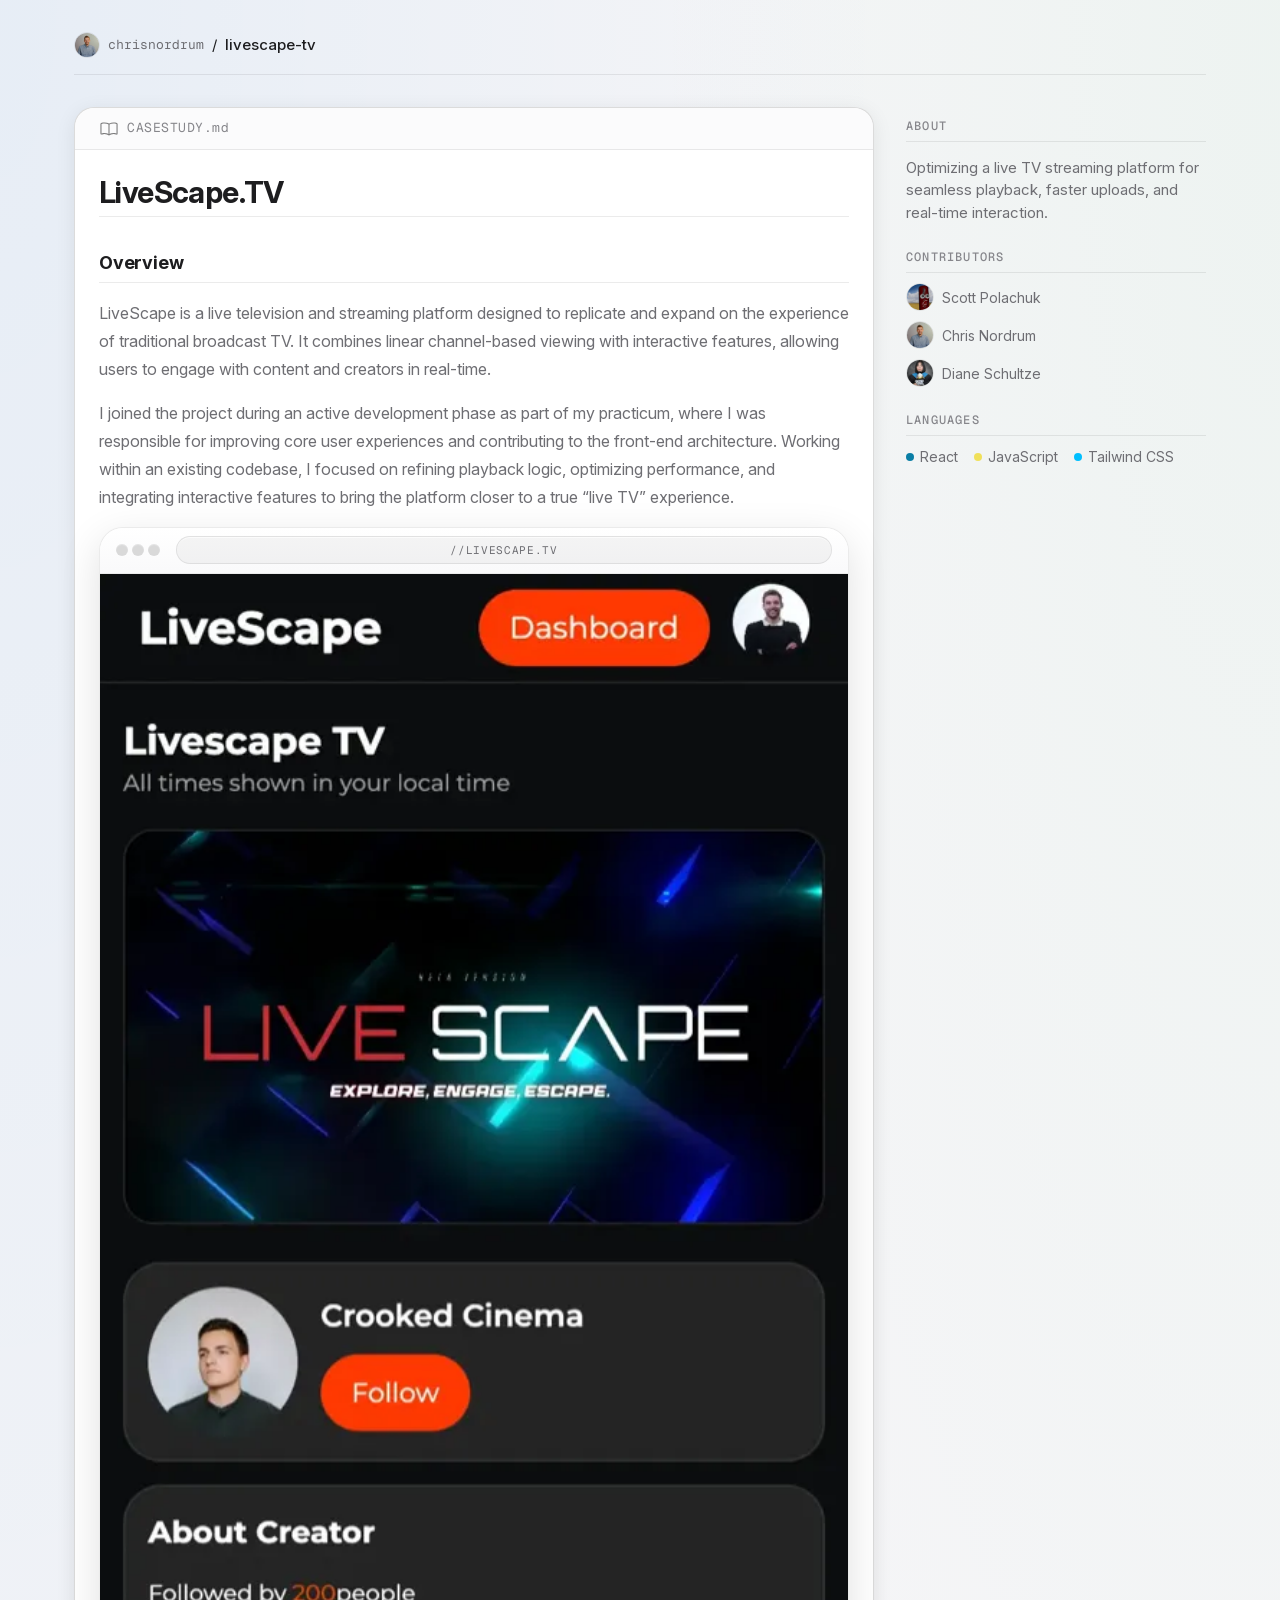
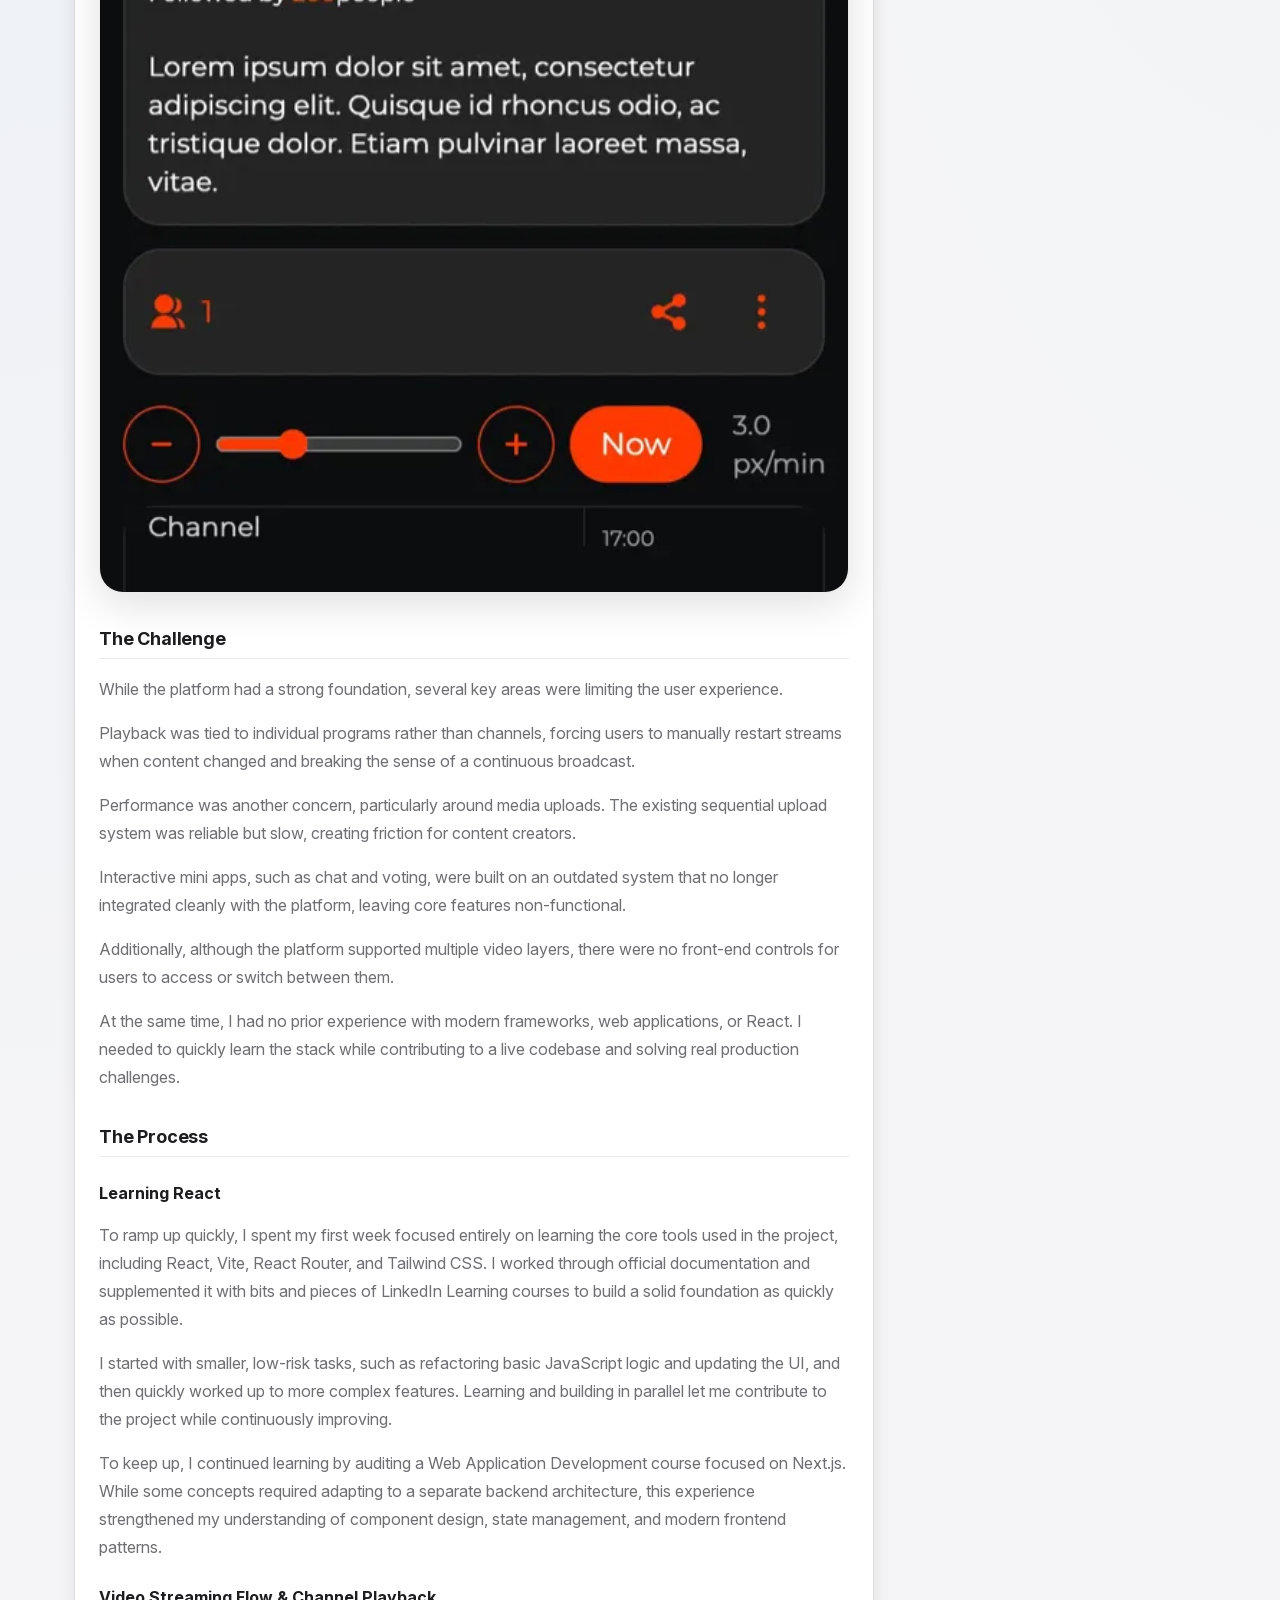
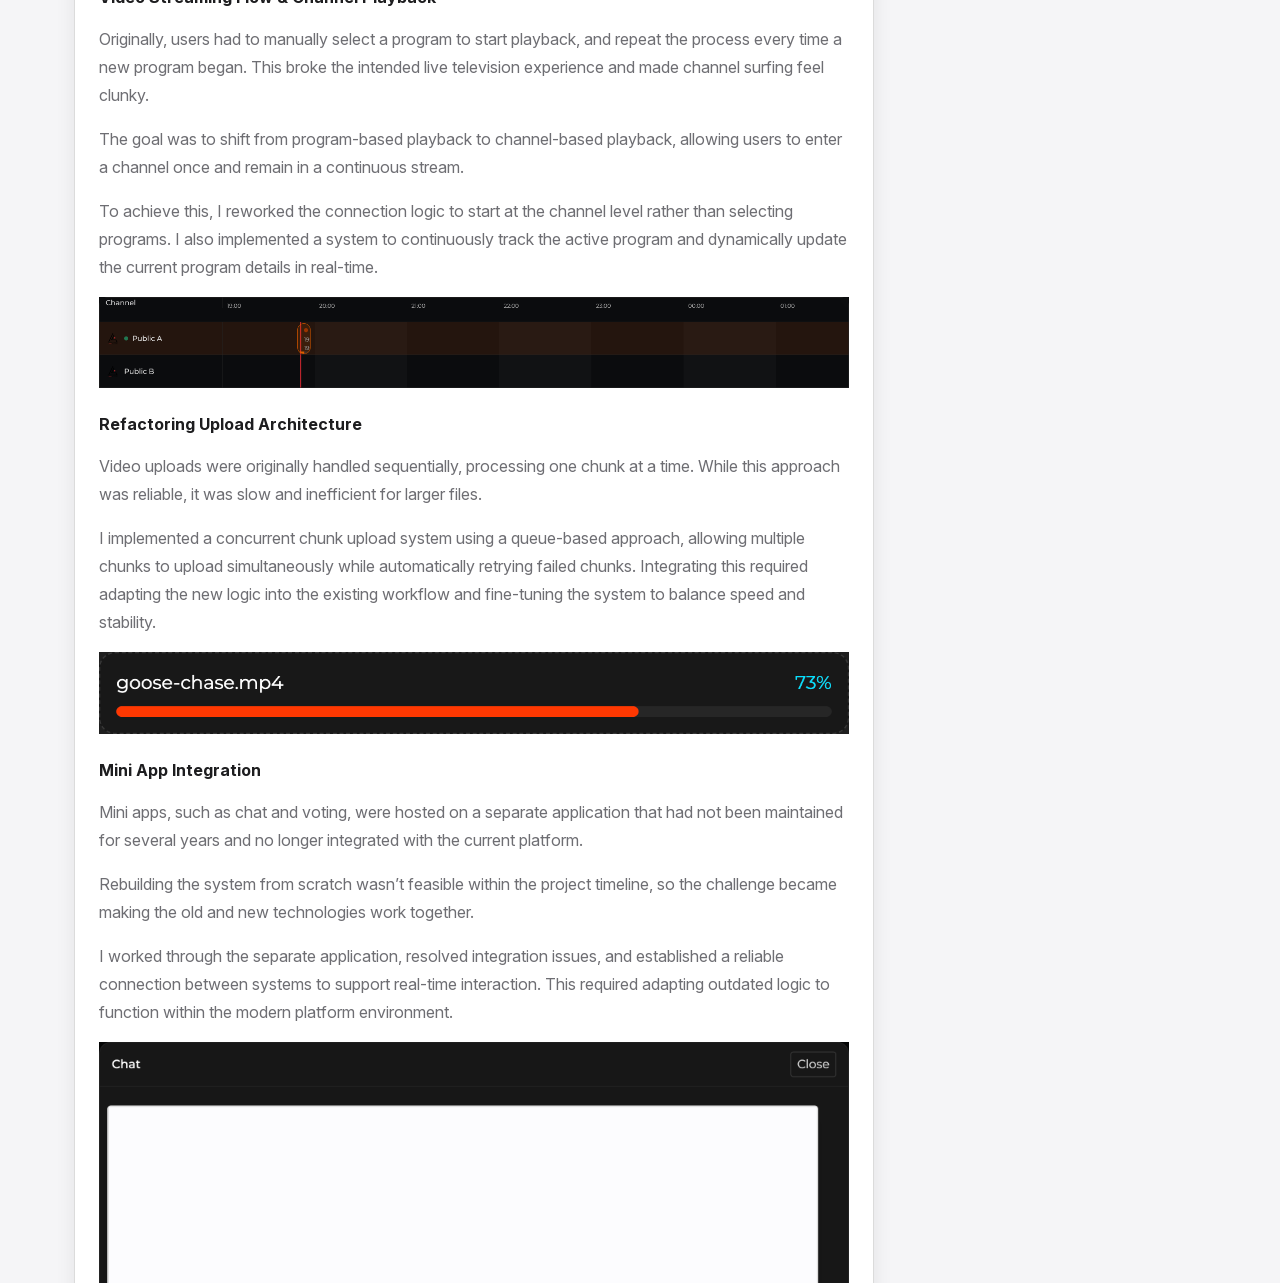
<file: livescape.html>
<!DOCTYPE html>
<html lang="en">
<head>
    <meta charset="UTF-8">
    <meta name="viewport" content="width=device-width, initial-scale=1.0">
    <title>Chris Nordrum | LiveScape.TV</title>

    <meta name="description" content="Case study: optimizing LiveScape.TV, a live streaming platform — channel-based playback, faster concurrent uploads, and real-time mini apps in React.">
    <link rel="canonical" href="https://chrisnordrum.com/livescape">

    <meta property="og:type" content="article">
    <meta property="og:title" content="LiveScape.TV — Case Study">
    <meta property="og:description" content="Case study: optimizing LiveScape.TV, a live streaming platform — channel-based playback, faster concurrent uploads, and real-time mini apps in React.">
    <meta property="og:url" content="https://chrisnordrum.com/livescape">
    <meta property="og:image" content="https://chrisnordrum.com/images/og-image.png">

    <meta name="twitter:card" content="summary_large_image">
    <meta name="twitter:image" content="https://chrisnordrum.com/images/og-image.png">

    <link rel="icon" href="images/favicon.ico" type="image/x-icon">
    <link rel="preload" href="fonts/InterVariable.woff2" as="font" type="font/woff2" crossorigin>
    <link rel="preload" href="fonts/GeistMonoVariable.woff2" as="font" type="font/woff2" crossorigin>
    <link rel="stylesheet" href="styles.css">
</head>
<body class="case-study-layout">
    <nav class="breadcrumbs">
        <a href="./" class="link">
            <img src="images/chris-nordrum-profile.webp" alt="Chris Nordrum smiling in a light blue button-up shirt" width="256" height="256">
            <span>chrisnordrum</span>
        </a>
        <span>/</span>
        <span>livescape-tv</span>
    </nav>
    <main class="case-study">
        <span class="case-study-header">CASESTUDY.md</span>
        <h1>LiveScape.TV</h1>

        <h2>Overview</h2>
        <p>LiveScape is a live television and streaming platform designed to replicate and expand on the experience of traditional broadcast TV. It combines linear channel-based viewing with interactive features, allowing users to engage with content and creators in real-time.</p>
        <p>I joined the project during an active development phase as part of my practicum, where I was responsible for improving core user experiences and contributing to the front-end architecture. Working within an existing codebase, I focused on refining playback logic, optimizing performance, and integrating interactive features to bring the platform closer to a true “live TV” experience.</p>

        <div class="browser-window">
            <div class="title-bar">
                <div class="browser-dots">
                    <span></span>
                    <span></span>
                    <span></span>
                </div>
                <span class="url">//livescape.tv</span>
            </div>
            <picture>
                <source srcset="images/my-work/livescape-mobile.webp" media="(max-width: 720px)" width="520" height="1125">
                <img src="images/my-work/livescape-screenshot.webp" alt="LiveScape screenshot" width="3024" height="1949">
            </picture>
        </div>

        <h2>The Challenge</h2>
        <p>While the platform had a strong foundation, several key areas were limiting the user experience.</p>
        <p>Playback was tied to individual programs rather than channels, forcing users to manually restart streams when content changed and breaking the sense of a continuous broadcast.</p>
        <p>Performance was another concern, particularly around media uploads. The existing sequential upload system was reliable but slow, creating friction for content creators.</p>
        <p>Interactive mini apps, such as chat and voting, were built on an outdated system that no longer integrated cleanly with the platform, leaving core features non-functional.</p>
        <p>Additionally, although the platform supported multiple video layers, there were no front-end controls for users to access or switch between them.</p>
        <p>At the same time, I had no prior experience with modern frameworks, web applications, or React. I needed to quickly learn the stack while contributing to a live codebase and solving real production challenges.</p>

        <h2>The Process</h2>

        <section>
            <h3>Learning React</h3>
            <p>To ramp up quickly, I spent my first week focused entirely on learning the core tools used in the project, including React, Vite, React Router, and Tailwind CSS. I worked through official documentation and supplemented it with bits and pieces of LinkedIn Learning courses to build a solid foundation as quickly as possible.</p>
            <p>I started with smaller, low-risk tasks, such as refactoring basic JavaScript logic and updating the UI, and then quickly worked up to more complex features. Learning and building in parallel let me contribute to the project while continuously improving.</p>
            <p>To keep up, I continued learning by auditing a Web Application Development course focused on Next.js. While some concepts required adapting to a separate backend architecture, this experience strengthened my understanding of component design, state management, and modern frontend patterns.</p>
        </section>

        <section>
            <h3>Video Streaming Flow & Channel Playback</h3>
            <p>Originally, users had to manually select a program to start playback, and repeat the process every time a new program began. This broke the intended live television experience and made channel surfing feel clunky.</p>
            <p>The goal was to shift from program-based playback to channel-based playback, allowing users to enter a channel once and remain in a continuous stream.</p>
            <p>To achieve this, I reworked the connection logic to start at the channel level rather than selecting programs. I also implemented a system to continuously track the active program and dynamically update the current program details in real-time.</p>
            <img src="images/case-studies/livescape-channel-select.png" alt="Selected channel on LiveScape" width="2928" height="354" loading="lazy">
        </section>

        <section>
            <h3>Refactoring Upload Architecture</h3>
            <p>Video uploads were originally handled sequentially, processing one chunk at a time. While this approach was reliable, it was slow and inefficient for larger files.</p>
            <p>I implemented a concurrent chunk upload system using a queue-based approach, allowing multiple chunks to upload simultaneously while automatically retrying failed chunks. Integrating this required adapting the new logic into the existing workflow and fine-tuning the system to balance speed and stability.</p>
            <img src="images/case-studies/livescape-upload-media.png" alt="Uploading media on LiveScape" width="1126" height="124" loading="lazy">
        </section>

        <section>
            <h3>Mini App Integration</h3>
            <p>Mini apps, such as chat and voting, were hosted on a separate application that had not been maintained for several years and no longer integrated with the current platform.</p>
            <p>Rebuilding the system from scratch wasn’t feasible within the project timeline, so the challenge became making the old and new technologies work together.</p>
            <p>I worked through the separate application, resolved integration issues, and established a reliable connection between systems to support real-time interaction. This required adapting outdated logic to function within the modern platform environment.</p>
            <img src="images/case-studies/livescape-mini-app.png" alt="LiveScape's Chat mini app overlay" width="2000" height="1258" loading="lazy">
        </section>

        <section>
            <h3>Channel Layer Selection</h3>
            <p>LiveScape supports multiple stream layers per channel, such as different camera angles or feeds, but there was no intuitive or reliable way for users to switch between them.</p>
            <p>The goal was to make layer selection feel seamless and responsive without interrupting playback.</p>
            <p>To achieve this, I implemented dynamic detection of available layers and built UI controls that allow users to switch between streams in real-time. I also updated the streaming logic to ensure smooth transitions and handle cases where certain layers were unavailable.</p>
            <img src="images/case-studies/livescape-layer-controls.png" alt="Layer controls panel on LiveScape" width="820" height="230" loading="lazy">
        </section>

        <h2>The Solution</h2>
        <p>I improved the platform by restructuring playback around channels instead of individual programs, optimizing media uploads through a more efficient architecture, restoring real-time interactivity through mini app integration, and introducing seamless layer switching for multi-view content.</p>
        <ul class="results">
            <li>
                <strong>41%</strong>
                Typical video upload time reduction after optimization
            </li>
            <li>
                <strong>1 click</strong>
                To enter a channel and stay in a continuous stream
            </li>
            <li>
                <strong>2</strong>
                Legacy mini apps restored (chat, voting)
            </li>
        </ul>
    </main>
    <aside>
        <h2>About</h2>
        <p>Optimizing a live TV streaming platform for seamless playback, faster uploads, and real-time interaction.</p>

        <h2>Contributors</h2>
        <ul class="contributors">
            <li>
                <img src="images/avatars/scott.webp" alt="Scott's GitHub profile image" width="128" height="128">
                <span>Scott Polachuk</span>
            </li>
            <li>
                <img src="images/chris-nordrum-profile.webp" alt="Chris Nordrum's GitHub profile image" width="256" height="256">
                <span>Chris Nordrum</span>
            </li>
            <li>
                <img src="images/avatars/diane.webp" alt="Diane Schultze's GitHub profile image" width="128" height="128">
                <span>Diane Schultze</span>
            </li>
        </ul>

        <h2>Languages</h2>
        <ul class="languages">
            <li class="react">React</li>
            <li class="javascript">JavaScript</li>
            <li class="tailwind">Tailwind CSS</li>
        </ul>
    </aside>
</body>
</html>
</file>
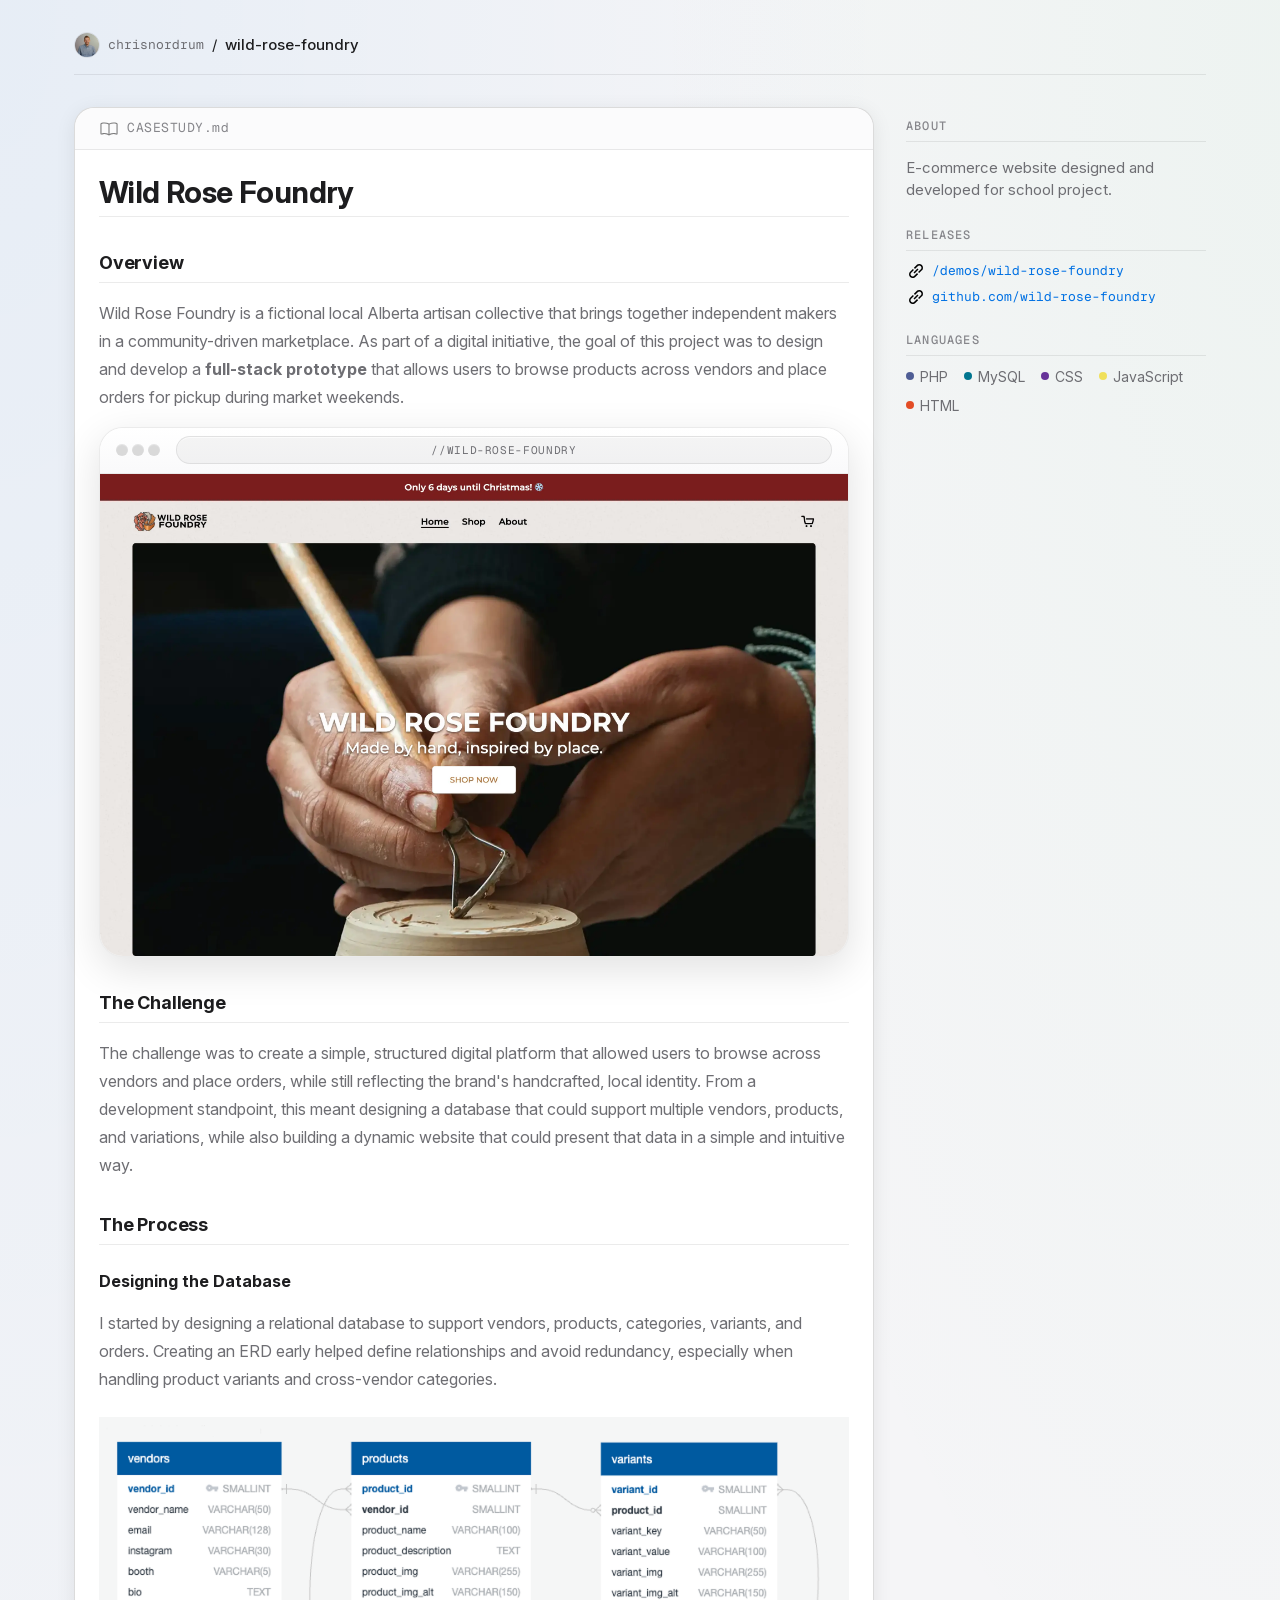
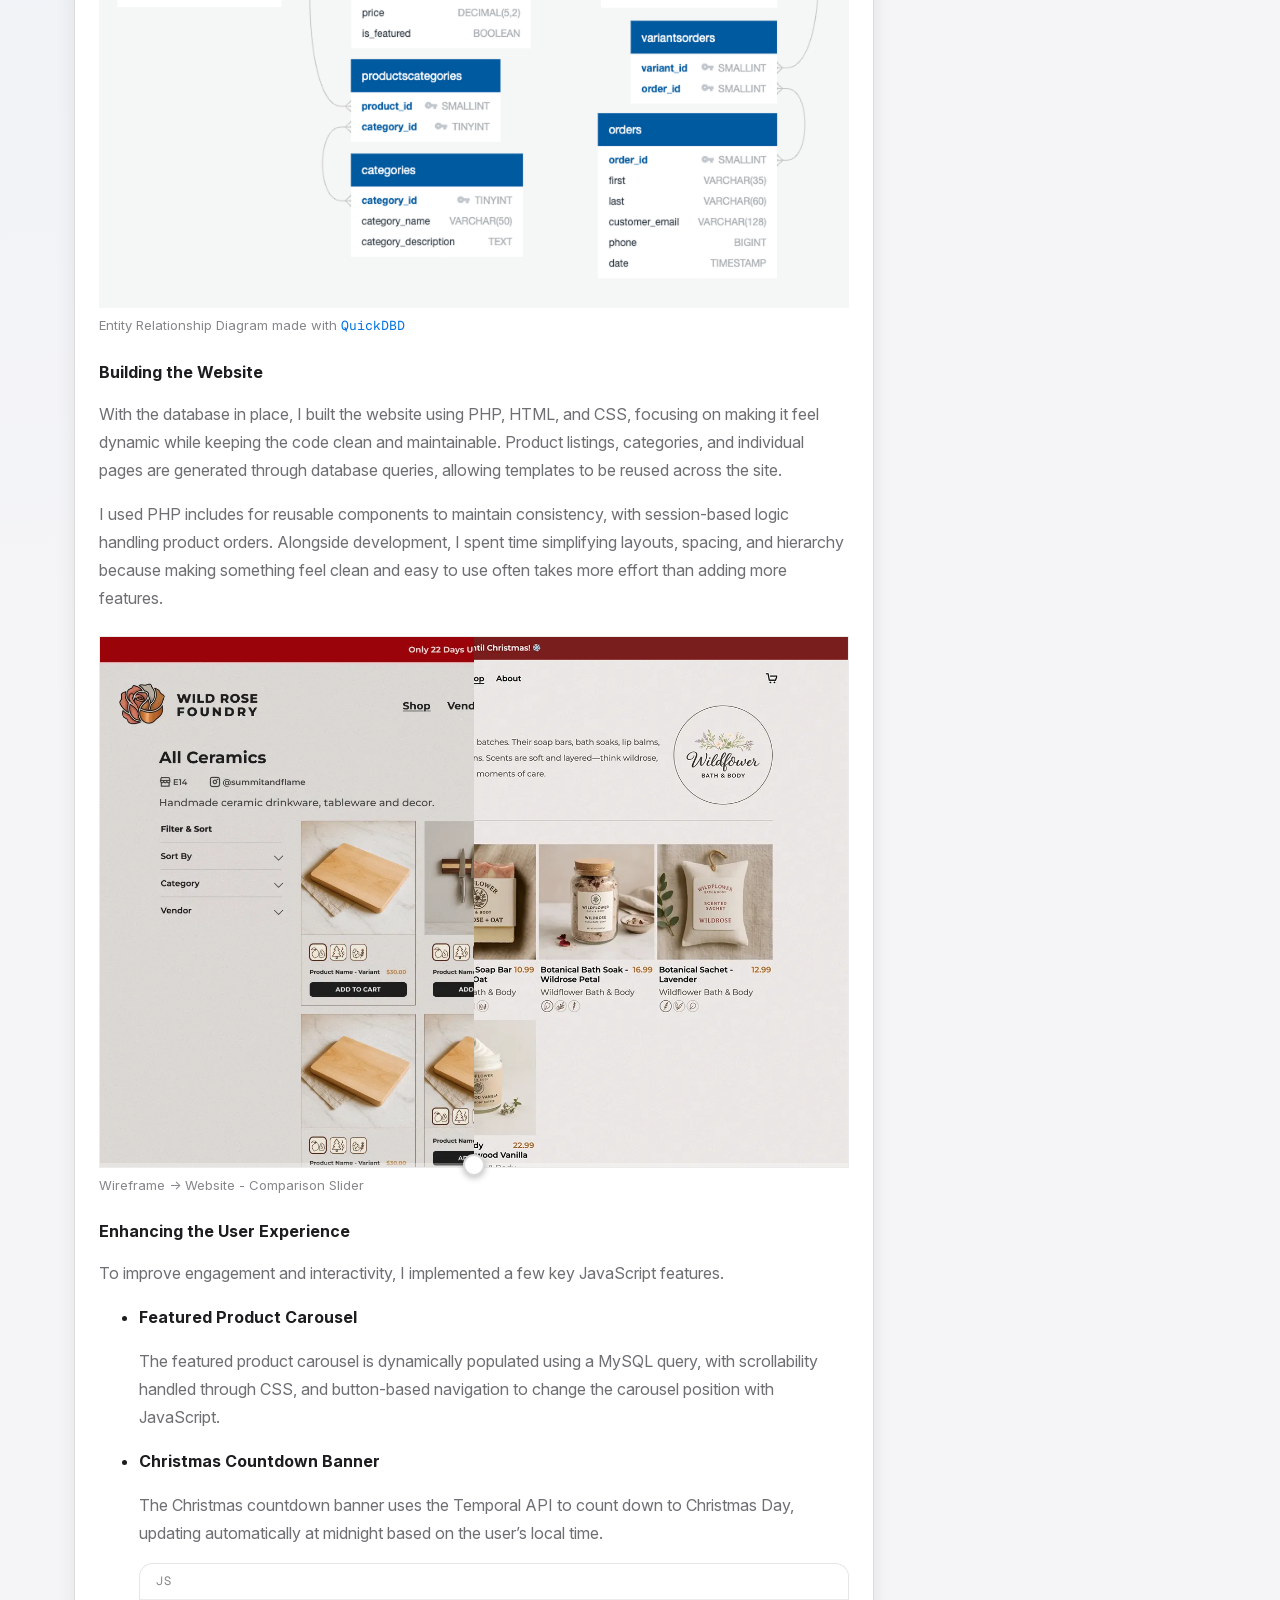
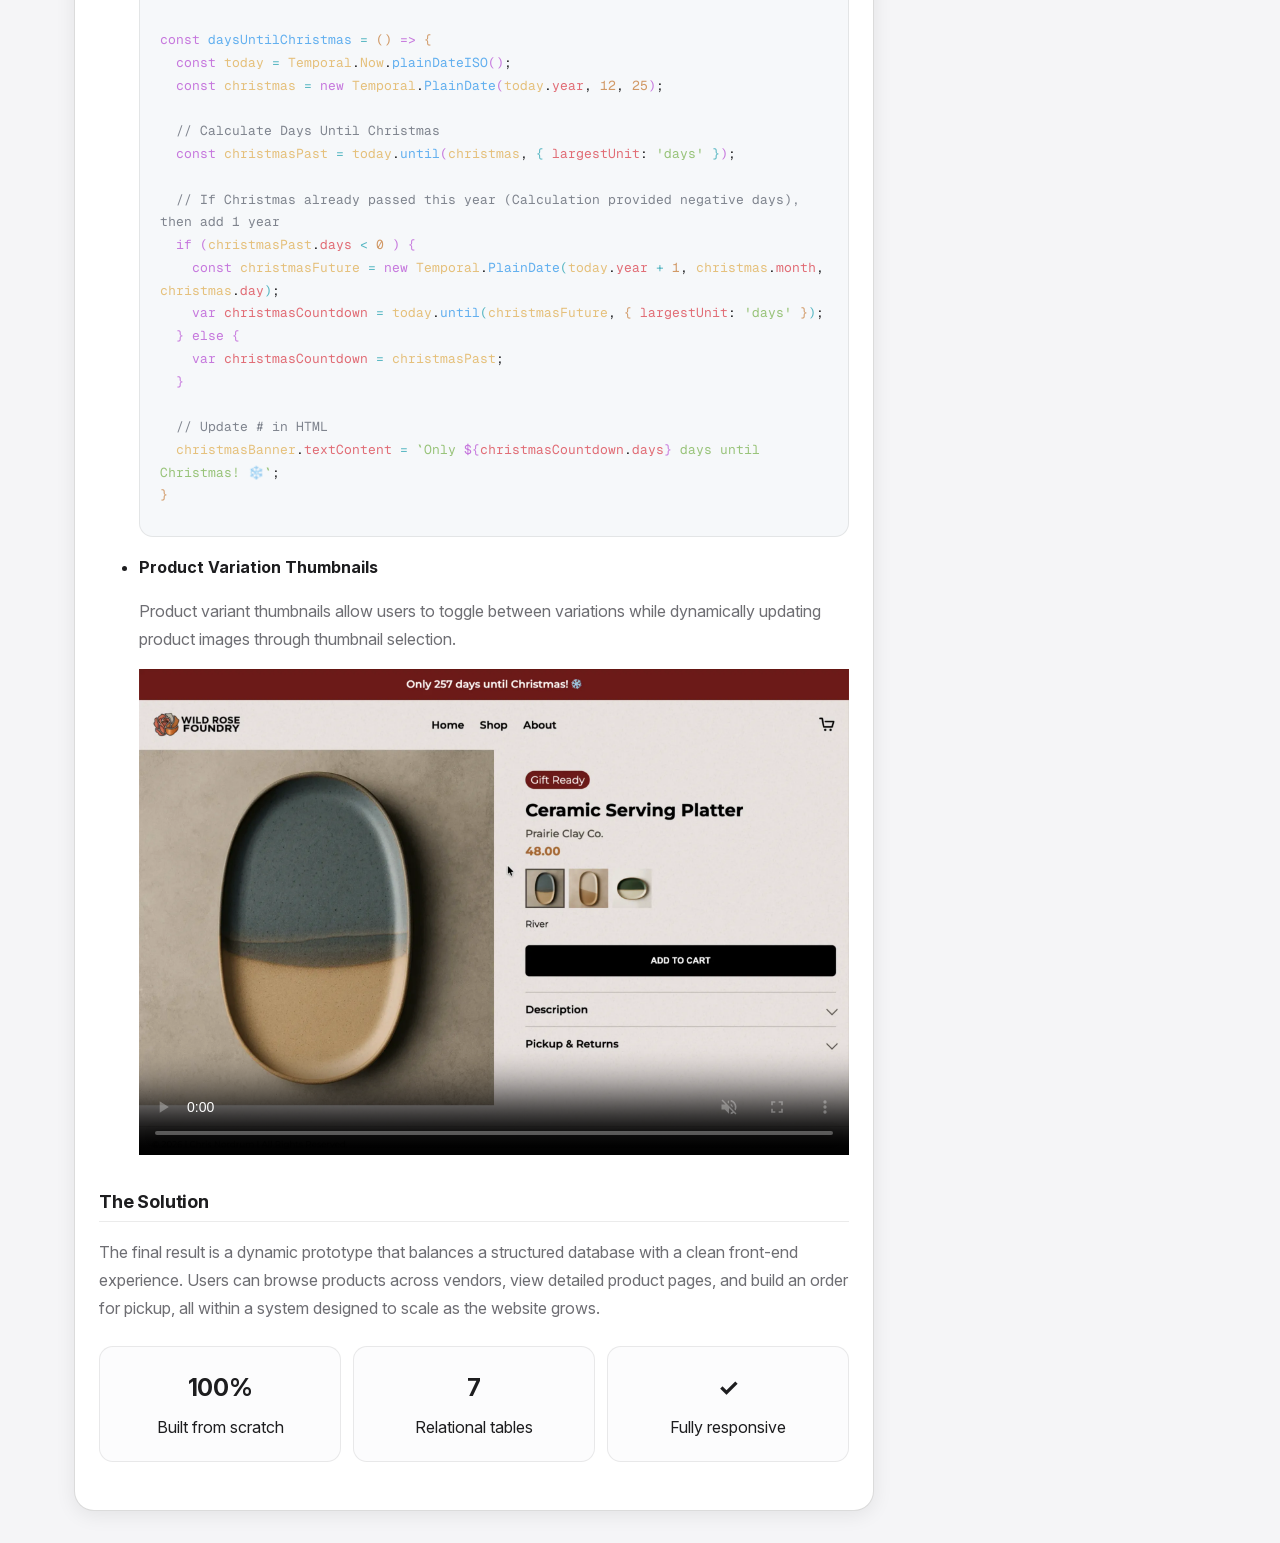
<file: wildrose.html>
<!DOCTYPE html>
<html lang="en">
<head>
    <meta charset="UTF-8">
    <meta name="viewport" content="width=device-width, initial-scale=1.0">
    <title>Chris Nordrum | Wild Rose Foundry</title>

    <meta name="description" content="Case study: Wild Rose Foundry, a full-stack e-commerce site built from scratch with PHP and MySQL — from relational database design to a responsive storefront.">
    <link rel="canonical" href="https://chrisnordrum.com/wildrose">

    <meta property="og:type" content="article">
    <meta property="og:title" content="Wild Rose Foundry — Case Study">
    <meta property="og:description" content="Case study: Wild Rose Foundry, a full-stack e-commerce site built from scratch with PHP and MySQL — from relational database design to a responsive storefront.">
    <meta property="og:url" content="https://chrisnordrum.com/wildrose">
    <meta property="og:image" content="https://chrisnordrum.com/images/og-image.png">

    <meta name="twitter:card" content="summary_large_image">
    <meta name="twitter:image" content="https://chrisnordrum.com/images/og-image.png">

    <link rel="icon" href="images/favicon.ico" type="image/x-icon">
    <link rel="preload" href="fonts/InterVariable.woff2" as="font" type="font/woff2" crossorigin>
    <link rel="preload" href="fonts/GeistMonoVariable.woff2" as="font" type="font/woff2" crossorigin>
    <link rel="stylesheet" href="styles.css">
</head>

<body class="case-study-layout">
    <nav class="breadcrumbs">
        <a href="./" class="link">
            <img src="images/chris-nordrum-profile.webp" alt="Chris Nordrum smiling in a light blue button-up shirt" width="256" height="256">
            <span>chrisnordrum</span>
        </a>
        <span>/</span>
        <span>wild-rose-foundry</span>
    </nav>
    <main class="case-study">
        <span class="case-study-header">CASESTUDY.md</span>
        <h1>Wild Rose Foundry</h1>

        <h2>Overview</h2>
        <p>Wild Rose Foundry is a fictional local Alberta artisan collective that brings together independent makers in a community-driven marketplace. As part of a digital initiative, the goal of this project was to design and develop a <strong>full-stack prototype</strong> that allows users to browse products across vendors and place orders for pickup during market weekends.</p>

        <a href="./demos/wild-rose-foundry/" target="_blank" rel="noopener noreferrer" class="browser-window">
            <div class="title-bar">
                <div class="browser-dots">
                    <span></span>
                    <span></span>
                    <span></span>
                </div>
                <span class="url">//wild-rose-foundry</span>
            </div>
            <picture>
                <source srcset="images/my-work/wildrose-foundry-mobile.webp" media="(max-width: 720px)" width="520" height="1125">
                <img src="images/my-work/wildrose-foundry-screenshot.webp" alt="Wild Rose Foundry screenshot" width="2696" height="1738">
            </picture>
        </a>

        <h2>The Challenge</h2>
        <p>The challenge was to create a simple, structured digital platform that allowed users to browse across vendors and place orders, while still reflecting the brand's handcrafted, local identity. From a development standpoint, this meant designing a database that could support multiple vendors, products, and variations, while also building a dynamic website that could present that data in a simple and intuitive way.</p>

        <h2>The Process</h2>
        <h3>Designing the Database</h3>
        <p>I started by designing a relational database to support vendors, products, categories, variants, and orders. Creating an ERD early helped define relationships and avoid redundancy, especially when handling product variants and cross-vendor categories.</p>
        <figure>
            <img src="images/case-studies/wildrose-erd.png" alt="Entity relationship diagram for Wild Rose Foundry, made with QuickDBD" width="906" height="594" loading="lazy">
            <figcaption>Entity Relationship Diagram made with <a href="https://www.quickdatabasediagrams.com/" class="link" target="_blank" rel="noopener noreferrer">QuickDBD</a></figcaption>
        </figure>

        <h3>Building the Website</h3>
        <p>With the database in place, I built the website using PHP, HTML, and CSS, focusing on making it feel dynamic while keeping the code clean and maintainable. Product listings, categories, and individual pages are generated through database queries, allowing templates to be reused across the site.</p>
        <p>I used PHP includes for reusable components to maintain consistency, with session-based logic handling product orders. Alongside development, I spent time simplifying layouts, spacing, and hierarchy because making something feel clean and easy to use often takes more effort than adding more features.</p>
        <figure>
            <div class="comparison">
                <div class="comparison-after">
                    <div class="comparison-before"></div>
                </div>
                <input type="range" id="slider" min="0" max="100" value="50" class="slider" aria-label="Drag to compare the wireframe and the final website">
            </div>
            <figcaption>Wireframe → Website - Comparison Slider</figcaption>
        </figure>

        <h3>Enhancing the User Experience</h3>
        <p>To improve engagement and interactivity, I implemented a few key JavaScript features.</p>
        <ul>
            <li>
                <strong>Featured Product Carousel</strong>
                <p>The featured product carousel is dynamically populated using a MySQL query, with scrollability handled through CSS, and button-based navigation to change the carousel position with JavaScript.</p>
            </li>
            <li>
                <strong>Christmas Countdown Banner</strong>
                <p>The Christmas countdown banner uses the Temporal API to count down to Christmas Day, updating automatically at midnight based on the user’s local time.</p>
                <div class="code-block">
                    <span class="code-lang">JS</span>
<pre><span class="declarator">const</span> <span class="function">daysUntilChristmas</span> <span class="operator">=</span> <span class="integer">()</span> <span class="declarator">=></span> <span class="integer">{</span>
  <span class="declarator">const</span> <span class="const">today</span> <span class="operator">=</span> <span class="const">Temporal</span>.<span class="const">Now</span>.<span class="function">plainDateISO</span><span class="declarator">()</span>;
  <span class="declarator">const</span> <span class="const">christmas</span> <span class="operator">=</span> <span class="declarator">new</span> <span class="const">Temporal</span>.<span class="function">PlainDate</span><span class="declarator">(</span><span class="const">today</span>.<span class="var">year</span>, <span class="integer">12</span>, <span class="integer">25</span><span class="declarator">)</span>;

  <span class="comment">// Calculate Days Until Christmas</span>
  <span class="declarator">const</span> <span class="const">christmasPast</span> <span class="operator">=</span> <span class="const">today</span>.<span class="function">until</span><span class="declarator">(</span><span class="const">christmas</span>, <span class="operator">{</span> <span class="var">largestUnit</span>: <span class="string">'days'</span> <span class="operator">}</span><span class="declarator">)</span>;

  <span class="comment">// If Christmas already passed this year (Calculation provided negative days), then add 1 year</span>
  <span class="declarator">if (</span><span class="const">christmasPast</span>.<span class="var">days</span> <span class="operator">&lt;</span> <span class="integer">0</span> <span class="declarator">) {
    const</span> <span class="const">christmasFuture</span> <span class="operator">=</span> <span class="declarator">new</span> <span class="const">Temporal</span>.<span class="function">PlainDate</span><span class="operator">(</span><span class="const">today</span>.<span class="var">year</span> <span class="operator">+</span> <span class="integer">1</span>, <span class="const">christmas</span>.<span class="var">month</span>, <span class="const">christmas</span>.<span class="var">day</span><span class="operator">)</span>;
    <span class="declarator">var</span> <span class="var">christmasCountdown</span> <span class="operator">=</span> <span class="const">today</span>.<span class="function">until</span><span class="operator">(</span><span class="const">christmasFuture</span>, <span class="integer">{</span> <span class="var">largestUnit</span>: <span class="string">'days'</span> <span class="integer">}</span><span class="operator">)</span>;
  <span class="declarator">} else {
    var</span> <span class="var">christmasCountdown</span> <span class="operator">=</span> <span class="const">christmasPast</span>;
  <span class="declarator">}</span>

  <span class="comment">// Update # in HTML</span>
  <span class="const">christmasBanner</span>.<span class="var">textContent</span> <span class="operator">=</span> <span class="string">`Only</span> <span class="declarator">${</span><span class="var">christmasCountdown</span>.<span class="var">days</span><span class="declarator">}</span> <span class="string">days until Christmas! ❄️`</span>;
<span class="integer">}</span></pre>
                </div>
            </li>
            <li>
                <strong>Product Variation Thumbnails</strong>
                <p>Product variant thumbnails allow users to toggle between variations while dynamically updating product images through thumbnail selection.</p>
                <video autoplay muted controls loop playsinline preload="metadata"
                poster="images/case-studies/wildrose-thumbnails-poster.webp"
                width="2172" height="1488">
                    <source src="videos/wildrose-thumbnails.mp4" type="video/mp4">
                    Sorry, your browser doesn't support embedded videos.
                </video>
            </li>
        </ul>

        <h2>The Solution</h2>
        <p>The final result is a dynamic prototype that balances a structured database with a clean front-end experience. Users can browse products across vendors, view detailed product pages, and build an order for pickup, all within a system designed to scale as the website grows.</p>
        <ul class="results">
            <li>
                <strong>100%</strong>
                Built from scratch
            </li>
            <li>
                <strong>7</strong>
                Relational tables
            </li>
            <li>
                <strong>✓</strong>
                Fully responsive
            </li>
        </ul>

    </main>
    <aside>
        <h2>About</h2>
        <p>E-commerce website designed and developed for school project.</p>

        <h2>Releases</h2>
        <ul class="releases">
            <li><a href="./demos/wild-rose-foundry/" class="link" target="_blank" rel="noopener noreferrer">/demos/wild-rose-foundry</a></li>
            <li><a href="https://github.com/chrisnordrum/wild-rose-foundry" class="link" target="_blank" rel="noopener noreferrer">github.com/wild-rose-foundry</a></li>
        </ul>

        <h2>Languages</h2>
        <ul class="languages">
            <li class="php">PHP</li>
            <li class="mysql">MySQL</li>
            <li class="css">CSS</li>
            <li class="javascript">JavaScript</li>
            <li class="html">HTML</li>
        </ul>
    </aside>
    <script src="script.js"></script>
</body>
</html>
</file>
<file: styles.css>
@font-face {
    font-family: "Inter";
    font-weight: 100 900;
    font-display: swap;
    src: url(fonts/InterVariable.woff2) format("woff2");
}
@font-face {
    font-family: "Geist Mono";
    font-weight: 100 900;
    font-display: swap;
    src: url(fonts/GeistMonoVariable.woff2) format("woff2");
}

:root {
    --bg-color: #f5f5f7;
    --card-color: #fff;
    --primary-text-color: #1d1d1f;
    --secondary-text-color: #6e6e73;
    --muted-text-color: #86868b;
    --accent-color: #0071e3;
    --side-quest-color: #ea580c;
    --border-color: rgba(0, 0, 0, 0.08);
    --dark-border-color: rgba(0, 0, 0, 0.14);
    --badge-web-bg-color: #dbeafe;
    --badge-web-text-color: #1d4ed8;
    --shadow-sm: 0 1px 3px rgba(0, 0, 0, 0.06);
    --shadow-md: 0 4px 20px rgba(0, 0, 0, 0.08);
    --shadow-lg: 0 12px 40px rgba(0, 0, 0, 0.12);

    --border: 1px solid var(--border-color);
    --mono: 'Geist Mono', 'Courier New', Courier, monospace;
}

@media screen and (prefers-color-scheme: dark) {
    :root {
        --bg-color: #0d1117;
        --card-color: #161b22;
        --primary-text-color: #e6edf3;
        --secondary-text-color: #8b949e;
        --muted-text-color: #6e7681;
        --accent-color: #58a6ff;
        --side-quest-color: #fb923c;
        --border-color: rgba(255, 255, 255, 0.08);
        --dark-border-color: rgba(255, 255, 255, 0.15);
        --badge-web-bg-color: #1a3a5c;
        --badge-web-text-color: #79b8ff;
        --shadow-sm: 0 1px 3px rgba(0, 0, 0, 0.3);
        --shadow-md: 0 4px 20px rgba(0, 0, 0, 0.4);
        --shadow-lg: 0 12px 40px rgba(0, 0, 0, 0.5);
    }
}

/* || General Styles */

*, *::before, *::after { box-sizing: border-box; }
html { scroll-behavior: smooth; }

body {
    display: grid;
    margin: 0 auto;
    max-width: fit-content;
    padding: 2rem;
    background-color: var(--bg-color);
    background-image:
        radial-gradient(ellipse 70% 50% at 0% 0%, rgba(0, 113, 227, 0.06), transparent),
        radial-gradient(ellipse 50% 40% at 100% 0%, rgba(52, 199, 89, 0.04), transparent);
    line-height: 1.5;
    font-family: Inter, ui-sans-serif, system-ui, -apple-system, BlinkMacSystemFont, "Segoe UI", sans-serif;
    color: var(--primary-text-color);
}

main { max-width: 100ch; }

body.case-study-layout { padding: 1rem; }

img, video {
    display: block;
    max-width: 100%;
    height: auto;
}

p { color: var(--secondary-text-color); }

a {
    text-decoration: none;
    color: inherit;
}

.link {
    font-size: 0.8125rem;
    font-family: var(--mono);
    color: var(--accent-color);
}
.link:hover { text-decoration: underline; }

a:focus-visible {
    outline: 2px solid var(--accent-color);
    outline-offset: 2px;
}

ul { margin-top: 0; }

.visually-hidden {
    position: absolute;
    width: 1px;
    height: 1px;
    margin: -1px;
    padding: 0;
    border: 0;
    clip-path: inset(50%);
    overflow: hidden;
    white-space: nowrap;
}

::selection {
    background: var(--accent-color);
    color: white;
}

/* || Profile Section */

.brand {
    display: flex;
    align-items: center;
    gap: 0.875rem;
    border-bottom: var(--border);
    padding-bottom: 1rem;
}

.avatar {
    position: relative;
    display: inline-block;
}

.avatar img {
    border: 1px solid var(--dark-border-color);
    border-radius: 50%;
    max-width: 4.5rem;
    max-height: 4.5rem;
}

.avatar::after {
    content: "";
    position: absolute;
    bottom: 0.1875rem;
    right: 0.1875rem;
    border: 2px solid var(--bg-color);
    border-radius: 50%;
    width: 0.75rem;
    height: 0.75rem;
    background-color: #34c759;
}

.brand h1 {
    margin: 0;
    font-size: 1.25rem;
    letter-spacing: -0.01em;
}

.brand span {
    font-size: 0.875rem;
    color: var(--secondary-text-color);
}

header > p {
    font-size: 0.9375rem;
    line-height: 1.65;
}

.skills {
    margin-top: 0.75rem;
}

.contact-links {
    display: flex;
    flex-wrap: wrap;
    align-items: center;
    gap: 0.625rem 1rem;
    margin-top: 1rem;
    padding-left: 0;
    list-style: none;
}

.resume-link {
    display: inline-flex;
    align-items: center;
    gap: 0.375rem;
    transition: background-color 0.15s, transform 0.15s;
    border-radius: 999px;
    padding: 0.4375rem 1rem;
    background-color: var(--accent-color);
    font-size: 0.8125rem;
    font-family: var(--mono);
    font-weight: 600;
    color: #fff;
}

.resume-link::before {
    content: "↓";
    font-weight: 400;
}

.resume-link:hover {
    transform: translateY(-1px);
    background-color: color-mix(in srgb, var(--accent-color) 85%, black);
}

.resume-link:active {
    transform: translateY(0);
}

.socials {
    display: flex;
    flex-wrap: wrap;
    align-items: center;
    gap: 1rem;
    margin-top: 0.75rem;
    padding-left: 0;
    list-style: none;
}

.socials img {
    transition: opacity 0.15s;
    max-width: 1.5rem;
}

.socials a:hover img { opacity: 0.65; }

/* || Timeline */

.timeline {
    position: relative;
    margin-top: 1rem;
    margin-left: 0.5rem;
    padding-left: 2rem;
}

.timeline::before {
    content: "";
    position: absolute;
    left: -1px;
    width: 1px;
    height: 100%;
    background-color: var(--border-color);
}

.timeline::after {
    content: "";
    position: absolute;
    top: 0;
    left: -1.5px;
    opacity: 0.4;
    transition: height 0.08s linear;
    border-radius: 999px;
    width: 2px;
    height: clamp(
        0px,
        calc((var(--scroll-progress, 0) * 100%) - 2.5rem),
        100%
    );
    background-color: var(--accent-color);
}

.timeline-quests::after { background-color: var(--side-quest-color);}

.tabs {
    display: flex;
    align-items: center;
    gap: 0.75rem;
    margin-top: 1.5rem;
    margin-bottom: 0.75rem;
    margin-left: -0.5rem;
}
.tabs::after {
    content: "";
    flex: 1;
    height: 1px;
    background-color: var(--border-color);
}
.tabs button {
    transition: color 0.15s;
    border: none;
    padding: 0;
    background: none;
    cursor: pointer;
    font-size: 0.75rem;
    line-height: 1.5;
    font-family: var(--mono);
    font-weight: 600;
    text-transform: uppercase;
    letter-spacing: 0.1em;
    color: var(--muted-text-color);
}
.tabs button:hover { color: var(--primary-text-color); }
.tabs button.active {
    text-decoration: underline;
    text-decoration-thickness: 1.5px;
    text-underline-offset: 5px;
}
.tabs button.active[data-timeline="work"] {
    color: var(--accent-color);
    text-decoration-color: var(--accent-color);
}
.tabs button.active[data-timeline="quests"] {
    color: var(--side-quest-color);
    text-decoration-color: var(--side-quest-color);
}

.timeline section {
    position: relative;
}

.timeline section:first-of-type {
    padding-top: 2rem;
    padding-bottom: 4rem;
}
.timeline section + section { padding-bottom: 4rem; }
.timeline section:last-of-type {
    margin-bottom: 3rem;
    padding-bottom: 0;
}

.timeline section.in-view h3::before {
    box-shadow: 0 0 0 1.5px var(--accent-color);
    border-color: var(--bg-color);
    background-color: var(--accent-color);
}
.timeline-quests section.in-view h3::before {
    box-shadow: 0 0 0 1.5px var(--side-quest-color);
    background-color: var(--side-quest-color);
}

.timeline h3 {
    position: relative;
    margin-bottom: 0.5rem;
    font-size: 1.0625rem;
    letter-spacing: -0.01em;
}

.timeline h3::before {
    content: "";
    position: absolute;
    top: 50%;
    left: calc(-2rem - 6.5px);
    transform: translateY(-50%);
    transition:
        box-shadow 0.3s ease,
        border-color 0.3s ease,
        background-color 0.3s ease;
    border: 2px solid var(--border-color);
    border-radius: 50%;
    width: 12px;
    height: 12px;
    background-color: var(--bg-color);
}

.timeline > section > p {
    margin-top: 0;
    font-size: 0.9375rem;
    line-height: 1.65;
}

.topics {
    display: flex;
    flex-wrap: wrap;
    gap: 0.375rem;
    margin: 0.75rem 0;
    padding-left: 0;
    list-style: none;
}

.topics li {
    border-radius: 999px;
    padding: 0.25rem 0.7rem;
    background-color: var(--badge-web-bg-color);
    font-size: 0.75rem;
    font-family: var(--mono);
    font-weight: 500;
    color: var(--badge-web-text-color);
}

.project-link {
    display: flex;
    align-items: center;
    gap: 0.375rem;
    margin-bottom: 1.25rem;
    font-size: 0.9375rem;
    font-weight: 600;
}
.project-link::before {
    content: url(images/icons/link.svg);
    display: inline;
    line-height: 0;
    vertical-align: middle;
}

/* || Browser Window */

/* Mobile */
.browser-window {
    position: relative;
    display: block;
    overflow: hidden;
    transition: transform 0.2s, box-shadow 0.2s;
    box-shadow: 0 20px 50px rgba(0,0,0,0.4);
    border: var(--border);
    border-radius: 1.75rem;
    max-width: 17.5rem;
    padding: 0.625rem;
    background-color: #1a1a1a;
}

.browser-window .title-bar { display: none; }

.browser-window img {
    border-radius: 1.25rem;
    object-fit: cover;
}

/* Desktop */
@media screen and (min-width:720px) {
    body.case-study-layout { padding: 2rem; }
    .case-study { padding: 2rem; }
    .case-study-header {
        margin: -2rem -2rem 1.75rem;
        width: calc(100% + 4rem);
    }

    .browser-window {
        box-shadow: var(--shadow-lg);
        border: var(--border);
        border-radius: 1.5rem;
        max-width: 100%;
        padding: 0;
        background-color: var(--card-color);
    }

    .browser-window:hover { transform: translateY(-2px); }

    .browser-window .title-bar {
        display: flex;
        align-items: center;
        gap: 1rem;
        border-bottom: var(--border);
        min-height: 2.875rem;
        padding: 0 1rem;
        background: linear-gradient(180deg,
            var(--card-color) 0%,
            color-mix(in srgb, var(--card-color) 85%,
            var(--bg-color) 100%)
        );
    }

    .browser-dots span {
        display: inline-block;
        transition: background-color 0.2s;
        box-shadow: inset 0 1px 1px rgba(255,255,255,0.35);
        border-radius: 50%;
        width: 12px;
        height: 12px;
        background-color: var(--dark-border-color);
    }

    .browser-window:hover .browser-dots span:nth-child(1) {
        background-color: #ff5f57;
    }
    .browser-window:hover .browser-dots span:nth-child(2) {
        background-color: #febc2e;
    }
    .browser-window:hover .browser-dots span:nth-child(3) {
        background-color: #28c840;
    }

    .url {
        flex: 1;
        display: block;
        box-shadow: inset 0 1px 0 rgba(255,255,255,0.6);
        border: var(--border);
        border-radius: 999px;
        padding: 0.3125rem 0.75rem;
        font-size: 0.6875rem;
        font-family: var(--mono);
        text-align: center;
        text-transform: uppercase;
        letter-spacing: 0.06em;
        background: rgba(0, 0, 0, 0.04);
        color: var(--secondary-text-color);
    }

    .browser-window img { border-radius: 0; }
}

/* || Social Post */

.social-post {
    display: block;
    transition: transform 0.2s, box-shadow 0.2s;
    box-shadow: var(--shadow-sm);
    border: var(--border);
    border-radius: 1rem;
    max-width: 80%;
    padding: 1rem;
    background-color: var(--card-color);
}
.social-post:hover {
    transform: translateY(-1px);
    box-shadow: var(--shadow-md);
}

.post-header {
    display: flex;
    align-items: center;
    gap: 0.625rem;
}

.post-avatar {
    box-shadow: inset 0 1px 0 rgba(255, 255, 255, 0.5);
    border: 1px solid var(--dark-border-color);
    border-radius: 50%;
    width: 2.5rem;
    height: 2.5rem;
    background:
        radial-gradient(circle at 32% 30%, rgba(255,255,255,0.8), transparent 26%),
        linear-gradient(135deg, rgba(255,122,0,0.95), rgba(239,45,145,0.88) 55%, rgba(71,210,205,0.9));
}

.post-meta { line-height: 1.3; }

.post-meta .post-author {
    display: block;
    font-size: 0.875rem;
    color: var(--primary-text-color);
}
.post-meta .post-date {
    font-size: 0.78rem;
    font-family: var(--mono);
    color: var(--muted-text-color);
}

.social-post > p {
    font-size: 0.9375rem;
    line-height: 1.6;
}

.post-grid {
    display: grid;
    gap: 0.125rem;
}

.post-grid img {
    object-fit: cover;
}

.grid-2 { grid-template-columns: 1fr 1fr; }
.grid-3 { grid-template-columns: repeat(3, 1fr); }
.span-2 { grid-column: span 2; }
.span-3 { grid-column: span 3; }
.ratio-wide   { aspect-ratio: 4 / 3; }
.ratio-square { aspect-ratio: 1 / 1; }

/* || Case Studies */

/* Breadcrumbs */
.breadcrumbs {
    grid-column: 1 / -1;
    display: flex;
    justify-content: center;
    align-items: center;
    gap: 0.5rem;
    padding-bottom: 1rem;
    font-size: 0.9375rem;
}

.breadcrumbs a {
    display: flex;
    align-items: center;
    gap: 0.5rem;
    transition: color 0.15s;
    color: var(--secondary-text-color);
}
.breadcrumbs a:hover { color: var(--primary-text-color); }
.breadcrumbs a img {
    border: var(--border);
    border-radius: 50%;
    max-width: 1.625rem;
}

.breadcrumbs > span:last-child {
    font-weight: 500;
    color: var(--primary-text-color);
}

/* Markdown */
.case-study {
    box-shadow: var(--shadow-md);
    border: 1px solid var(--dark-border-color);
    border-radius: 1.25rem;
    max-width: 80ch;
    padding: 1.5rem;
    background: var(--card-color);
}

.case-study-header {
    display: block;
    margin: -1.5rem -1.5rem 1.5rem;
    border-bottom: var(--border);
    border-radius: 1.25rem 1.25rem 0 0;
    width: calc(100% + 3rem);
    padding: 0.625rem 1.5rem;
    background: color-mix(in srgb, var(--bg-color) 40%, var(--card-color));
    font-size: 0.8125rem;
    font-family: var(--mono);
    letter-spacing: 0.04em;
    color: var(--muted-text-color);
}

.case-study-header::before {
    content: url(images/icons/book.svg);
    display: inline;
    opacity: 0.5;
    margin-right: 0.5rem;
    line-height: 0;
    vertical-align: middle;
}

.case-study h1, .case-study h2 {
    border-bottom: var(--border);
    padding-bottom: 0.375rem;
}
.case-study h1 {
    margin-top: 0;
    font-size: 1.875rem;
    line-height: 1.2;
    letter-spacing: -0.02em;
}
.case-study h2 {
    margin-top: 2rem;
    font-size: 1.125rem;
    letter-spacing: -0.01em;
}
.case-study h3 {
    margin-top: 1.5rem;
    font-size: 1rem;
}

.case-study p, .case-study ul { line-height: 1.75; }

.case-study figure { margin: 1.5rem 0; }
.case-study figcaption {
    margin-top: 0.5rem;
    font-size: 0.8125rem;
    color: var(--muted-text-color);
}

.case-study blockquote {
    margin: 1.5rem 0;
    border-left: 3px solid var(--accent-color);
    padding: 0.25rem 0 0.25rem 1rem;
    color: var(--secondary-text-color);
}

.results {
    display: flex;
    flex-wrap: wrap;
    gap: 0.75rem;
    margin: 1.5rem 0;
    padding-left: 0;
    list-style: none;
}
.results li {
    flex: 1;
    border: var(--border);
    border-radius: 0.875rem;
    min-width: 9.375rem;
    padding: 1.25rem 1rem;
    background: color-mix(in srgb, var(--bg-color) 30%, var(--card-color));
    text-align: center;
}
.results strong {
    display: block;
    margin-bottom: 0.25rem;
    font-size: 1.5rem;
    font-weight: 700;
    letter-spacing: -0.02em;
    color: var(--primary-text-color);
}

/* Comparison Slider */
.comparison {
    position: relative;
    border: var(--border);
    width: 100%;
    aspect-ratio: 1.41 / 1;
}

.comparison-after {
    width: 100%;
    height: 100%;
    background: url(images/case-studies/wildrose-vendor.webp) center / cover;
}

.comparison-before {
    position: absolute;
    top: 0;
    left: 0;
    width: 50%;
    height: 100%;
    background: url(images/case-studies/wildrose-wireframe.webp) left / cover;
}

.slider {
    position: absolute;
    bottom: 0;
    left: 0;
    appearance: none;
    margin: 0;
    width: 100%;
    height: 0.25rem;
    background-color: rgba(255, 255, 255, 0.3);
    cursor: ew-resize;
}
.slider::-webkit-slider-thumb {
    appearance: none;
    box-shadow: 0 2px 6px rgba(0, 0, 0, 0.25);
    border: 2px solid rgba(0, 0, 0, 0.15);
    border-radius: 50%;
    width: 1.375rem;
    height: 1.375rem;
    background-color: #fff;
    cursor: ew-resize;
}

/* ASCII Block */
.ascii-block {
    margin: 1.5rem 0;
    border: var(--border);
    border-radius: 0.875rem;
    padding: 1.25rem;
    background-color: color-mix(in srgb, var(--bg-color) 30%, var(--card-color));
    text-align: center;
}
.ascii-block pre {
    margin: 0;
    font-size: 0.875rem;
    line-height: 1.5;
    font-family: var(--mono);
}

/* Code Block */
.code-block {
    overflow: hidden;
    margin: 0.75rem 0 1rem;
    border: var(--border);
    border-radius: 0.875rem;
    background-color: #f6f8fa;
}

.code-lang {
    display: block;
    border-bottom: var(--border);
    padding: 0.4375rem 1rem;
    background-color: var(--card-color);
    font-size: 0.75rem;
    font-family: var(--mono);
    letter-spacing: 0.08em;
    color: var(--muted-text-color);
}

.code-block pre {
    max-width: 100%;
    padding: 1rem 1.25rem;
    font-size: 0.8125rem;
    font-family: var(--mono);
    white-space: pre-wrap;
    word-wrap: break-word;
    overflow-wrap: anywhere;
    color: var(--primary-text-color);
}

/* Syntax highlighting */
.declarator { color: #C678DD; }
.operator   { color: #56B6C2; }
.const      { color: #E5C07B; }
.var        { color: #E16C75; }
.function   { color: #61AFEF; }
.string     { color: #98C379; }
.integer    { color: #D19966; }
.comment    { color: #7F848E; }

/* Inline code */
.case-study code {
    border-radius: 6px;
    padding: 0.15em 0.4em;
    background-color: color-mix(in srgb, var(--secondary-text-color) 15%, transparent);
    font-size: 0.875em;
    font-family: var(--mono);
}

/* DORC initials highlight */
.initial {
    font-weight: 700;
    color: var(--primary-text-color);
}

/* || Aside */

aside { padding: 1rem; }

aside h2 {
    margin-bottom: 0.625rem;
    border-bottom: var(--border);
    padding-bottom: 0.375rem;
    font-size: 0.75rem;
    font-family: var(--mono);
    font-weight: 500;
    text-transform: uppercase;
    letter-spacing: 0.1em;
    color: var(--muted-text-color);
}

aside p {
    margin-bottom: 1.5rem;
    font-size: 0.9375rem;
}

/* Releases */
.releases {
    display: flex;
    flex-direction: column;
    gap: 0.375rem;
    margin-bottom: 1.5rem;
    padding-left: 0;
    list-style: none;
}

.releases li {
    display: flex;
    align-items: center;
    gap: 0.375rem;
}

.releases li::before {
    content: url(images/icons/link.svg);
    display: inline;
    line-height: 0;
    vertical-align: middle;
}

/* Contributors */
.contributors {
    display: flex;
    flex-direction: column;
    gap: 0.625rem;
    margin-bottom: 1.5rem;
    padding-left: 0;
    list-style: none;
}

.contributors li {
    display: flex;
    align-items: center;
    gap: 0.5rem;
    font-size: 0.875rem;
    color: var(--secondary-text-color);
}

.contributors img {
    border: var(--border);
    border-radius: 50%;
    max-width: 1.75rem;
}

.contributors .name { font-weight: 600; }
.contributors .role { color: var(--muted-text-color); }

/* Languages */
.languages {
    display: flex;
    flex-wrap: wrap;
    gap: 0.5rem 1rem;
    margin-bottom: 1.5rem;
    padding-left: 0;
    list-style: none;
}

.languages li {
    display: flex;
    align-items: center;
    gap: 0.375rem;
    font-size: 0.875rem;
    color: var(--secondary-text-color);
}

.languages li::before {
    content: "";
    border-radius: 50%;
    width: 8px;
    height: 8px;
}

.php::before        { background-color: #4F5D95; }
.javascript::before { background-color: #F0E05A; }
.css::before        { background-color: #673399; }
.html::before       { background-color: #E34C25; }
.mysql::before      { background-color: #01758F; }
.react::before      { background-color: #0a7ea5; }
.tailwind::before   { background-color: #00bfff; }
.node::before       { background-color: #5fa04e; }
.express::before    { background-color: #888888; }
.mongodb::before    { background-color: #00ed64; }

/* || 404 Page */

body.error-layout {
    display: flex;
    flex-direction: column;
    align-items: center;
    justify-content: center;
    gap: 1.5rem;
    min-height: 100vh;
    max-width: 40rem;
    text-align: center;
}

.error-code {
    margin: 0;
    font-size: clamp(6rem, 22vw, 11rem);
    font-weight: 700;
    line-height: 1;
    letter-spacing: -0.04em;
    background: linear-gradient(180deg, var(--primary-text-color), var(--muted-text-color));
    -webkit-background-clip: text;
    background-clip: text;
    -webkit-text-fill-color: transparent;
}

.quip {
    margin: 0;
    font-size: 1.0625rem;
    color: var(--secondary-text-color);
}

.home-btn {
    display: inline-flex;
    align-items: center;
    gap: 0.4rem;
    border-radius: 999px;
    padding: 0.5rem 1.25rem;
    background-color: var(--accent-color);
    font-family: var(--mono);
    font-size: 0.8125rem;
    font-weight: 600;
    color: #fff;
    transition: background-color 0.15s, transform 0.15s;
}

.home-btn:hover {
    transform: translateY(-1px);
    background-color: color-mix(in srgb, var(--accent-color) 85%, black);
}

/* || Media Queries */

@media screen and (min-width: 980px) {
    body {
        grid-template-columns: 17.5rem minmax(0, 1fr);
        gap: 2rem;
        padding-top: 5rem;
    }
    body.case-study-layout {
        grid-template-columns: minmax(0, 1fr) 18.75rem;
    }
    body > header {
        position: sticky;
        top: 5rem;
        height: fit-content;
    }
    .tabs { margin-top: calc(4.5rem + 1rem - 0.5625rem); }
    .timeline { margin-top: 0; }
    .breadcrumbs {
        justify-content: flex-start;
        border-bottom: var(--border);
    }
    aside { padding: 0; }
}

@media screen and (prefers-color-scheme: dark) {
    body {
        background-image:
            radial-gradient(ellipse 70% 50% at 0% 0%, rgba(88, 166, 255, 0.04), transparent),
            radial-gradient(ellipse 50% 40% at 100% 0%, rgba(87, 171, 90, 0.03), transparent);
    }

    .socials img { filter: invert(1) brightness(1.1); }

    .title-bar {
        background: linear-gradient(180deg, #1c2128, #161b22);
    }
    .url {
        box-shadow: none;
        background: rgba(255, 255, 255, 0.04);
    }

    .project-link::before { content: url(images/icons/link-white.svg); }
    .case-study-header::before { content: url(images/icons/book-white.svg); }
    .releases li::before { content: url(images/icons/link-white.svg); }

    .code-block { background-color: #161b22; }
    .code-lang {
        border-color: rgba(255, 255, 255, 0.08);
        background-color: #1c2128;
        color: #6A9955;
    }
    .code-block pre { color: #cdd9e5; }
}

@media (prefers-reduced-motion: reduce) {
    html { scroll-behavior: auto; }

    *, *::before, *::after {
        animation: none !important;
        transition: none !important;
    }
}
</file>
